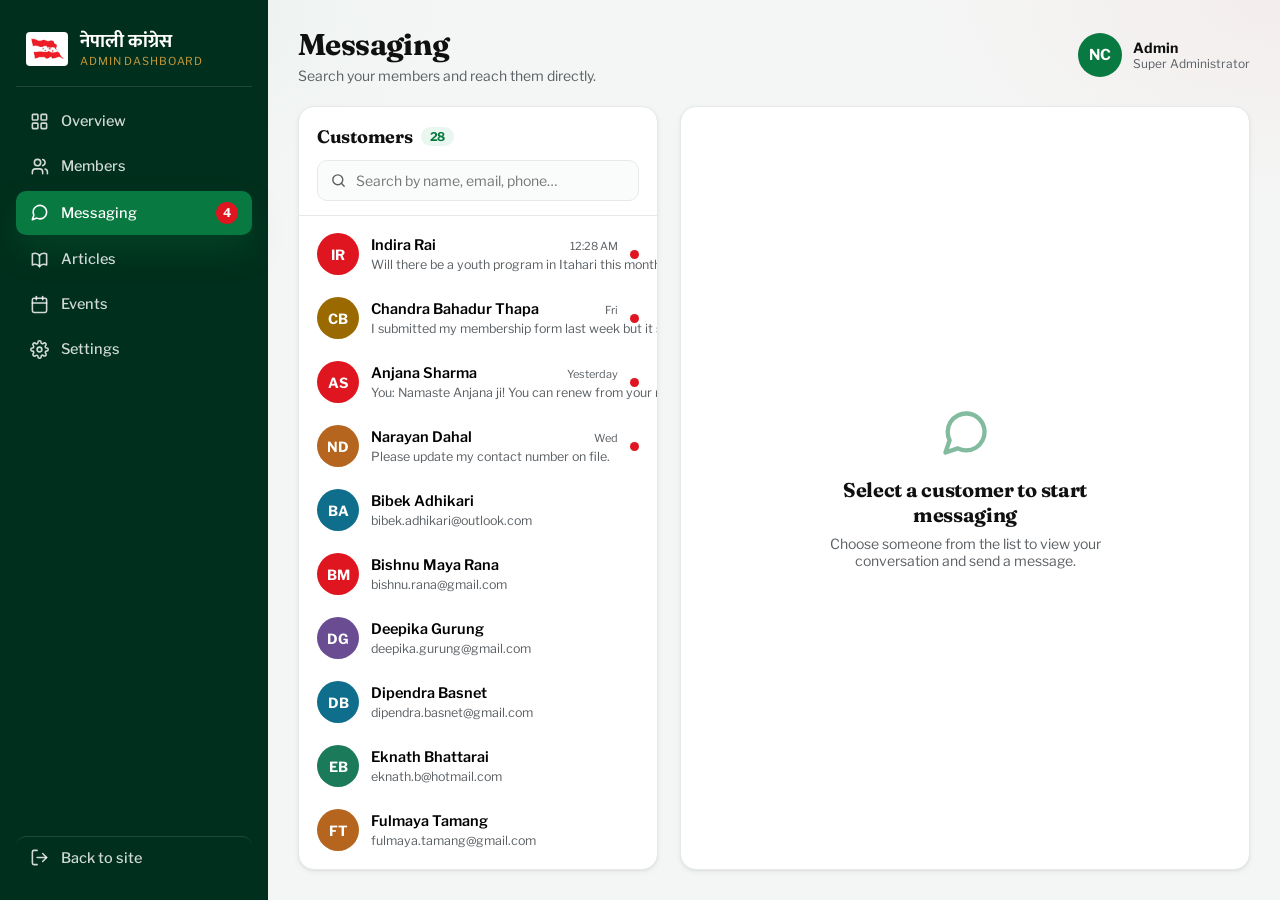
<file: admin.html>
<!doctype html>
<html lang="en">
  <head>
    <meta charset="UTF-8" />
    <meta name="viewport" content="width=device-width, initial-scale=1.0" />
    <title>Admin Dashboard · Nepali Congress</title>
    <link rel="preconnect" href="https://fonts.googleapis.com" />
    <link rel="preconnect" href="https://fonts.gstatic.com" crossorigin />
    <link
      rel="stylesheet"
      href="https://fonts.googleapis.com/css2?family=Fraunces:ital,opsz,wght@0,9..144,400..900;1,9..144,400..600&family=Libre+Franklin:wght@400;500;600;700&family=Mukta:wght@400;500;600;700;800&display=swap"
    />
    <link rel="stylesheet" href="styles.css" />
    <link rel="stylesheet" href="admin.css" />
    <script src="admin.js" defer></script>
  </head>
  <body class="admin-body">
    <!-- Icon sprite -->
    <svg class="svg-sprite" aria-hidden="true" focusable="false">
      <symbol id="icon-search" viewBox="0 0 24 24">
        <circle cx="11" cy="11" r="7"></circle>
        <path d="m20 20-4-4"></path>
      </symbol>
      <symbol id="icon-grid" viewBox="0 0 24 24">
        <rect x="3" y="3" width="7" height="7" rx="1"></rect>
        <rect x="14" y="3" width="7" height="7" rx="1"></rect>
        <rect x="14" y="14" width="7" height="7" rx="1"></rect>
        <rect x="3" y="14" width="7" height="7" rx="1"></rect>
      </symbol>
      <symbol id="icon-users" viewBox="0 0 24 24">
        <path d="M16 21v-2a4 4 0 0 0-4-4H7a4 4 0 0 0-4 4v2"></path>
        <circle cx="9.5" cy="7" r="4"></circle>
        <path d="M22 21v-2a4 4 0 0 0-3-3.87"></path>
        <path d="M16 3.13a4 4 0 0 1 0 7.75"></path>
      </symbol>
      <symbol id="icon-message" viewBox="0 0 24 24">
        <path d="M21 11.5a8.38 8.38 0 0 1-.9 3.8 8.5 8.5 0 0 1-7.6 4.7 8.38 8.38 0 0 1-3.8-.9L3 21l1.9-5.7a8.38 8.38 0 0 1-.9-3.8 8.5 8.5 0 0 1 4.7-7.6 8.38 8.38 0 0 1 3.8-.9h.5a8.48 8.48 0 0 1 8 8v.5z"></path>
      </symbol>
      <symbol id="icon-send" viewBox="0 0 24 24">
        <path d="m22 2-7 20-4-9-9-4Z"></path>
        <path d="M22 2 11 13"></path>
      </symbol>
      <symbol id="icon-book-open" viewBox="0 0 24 24">
        <path d="M12 7v14"></path>
        <path d="M3 5a7 7 0 0 1 9 2 7 7 0 0 1 9-2v14a7 7 0 0 0-9 2 7 7 0 0 0-9-2V5Z"></path>
      </symbol>
      <symbol id="icon-calendar" viewBox="0 0 24 24">
        <path d="M8 2v4"></path><path d="M16 2v4"></path>
        <rect x="3" y="4" width="18" height="18" rx="2"></rect>
        <path d="M3 10h18"></path>
      </symbol>
      <symbol id="icon-settings" viewBox="0 0 24 24">
        <circle cx="12" cy="12" r="3"></circle>
        <path d="M19.4 15a1.65 1.65 0 0 0 .33 1.82l.06.06a2 2 0 1 1-2.83 2.83l-.06-.06a1.65 1.65 0 0 0-1.82-.33 1.65 1.65 0 0 0-1 1.51V21a2 2 0 0 1-4 0v-.09A1.65 1.65 0 0 0 9 19.4a1.65 1.65 0 0 0-1.82.33l-.06.06a2 2 0 1 1-2.83-2.83l.06-.06a1.65 1.65 0 0 0 .33-1.82 1.65 1.65 0 0 0-1.51-1H3a2 2 0 0 1 0-4h.09A1.65 1.65 0 0 0 4.6 9a1.65 1.65 0 0 0-.33-1.82l-.06-.06a2 2 0 1 1 2.83-2.83l.06.06a1.65 1.65 0 0 0 1.82.33H9a1.65 1.65 0 0 0 1-1.51V3a2 2 0 0 1 4 0v.09a1.65 1.65 0 0 0 1 1.51 1.65 1.65 0 0 0 1.82-.33l.06-.06a2 2 0 1 1 2.83 2.83l-.06.06a1.65 1.65 0 0 0-.33 1.82V9a1.65 1.65 0 0 0 1.51 1H21a2 2 0 0 1 0 4h-.09a1.65 1.65 0 0 0-1.51 1z"></path>
      </symbol>
      <symbol id="icon-logout" viewBox="0 0 24 24">
        <path d="M9 21H5a2 2 0 0 1-2-2V5a2 2 0 0 1 2-2h4"></path>
        <path d="m16 17 5-5-5-5"></path><path d="M21 12H9"></path>
      </symbol>
      <symbol id="icon-mail" viewBox="0 0 24 24">
        <rect x="2" y="4" width="20" height="16" rx="2"></rect>
        <path d="m22 7-10 6L2 7"></path>
      </symbol>
      <symbol id="icon-phone" viewBox="0 0 24 24">
        <path d="M22 16.92v3a2 2 0 0 1-2.18 2 19.79 19.79 0 0 1-8.63-3.07 19.5 19.5 0 0 1-6-6 19.79 19.79 0 0 1-3.07-8.67A2 2 0 0 1 4.11 2h3a2 2 0 0 1 2 1.72c.13.96.36 1.9.7 2.81a2 2 0 0 1-.45 2.11L8.09 9.91a16 16 0 0 0 6 6l1.27-1.27a2 2 0 0 1 2.11-.45c.91.34 1.85.57 2.81.7A2 2 0 0 1 22 16.92z"></path>
      </symbol>
      <symbol id="icon-pin" viewBox="0 0 24 24">
        <path d="M20 10c0 6-8 12-8 12s-8-6-8-12a8 8 0 0 1 16 0Z"></path>
        <circle cx="12" cy="10" r="3"></circle>
      </symbol>
    </svg>

    <div class="admin-shell">
      <!-- Sidebar -->
      <aside class="admin-sidebar" aria-label="Admin navigation">
        <a href="index.html" class="admin-brand">
          <img
            src="pics/Nepali-Congress-Flag-browser.jpg"
            alt="Nepali Congress flag"
            class="admin-brand-flag"
          />
          <div>
            <div class="admin-brand-title">नेपाली कांग्रेस</div>
            <div class="admin-brand-sub">Admin Dashboard</div>
          </div>
        </a>

        <nav class="admin-nav">
          <a href="#" class="admin-nav-item">
            <svg class="svg-icon" aria-hidden="true"><use href="#icon-grid"></use></svg>
            <span>Overview</span>
          </a>
          <a href="#" class="admin-nav-item">
            <svg class="svg-icon" aria-hidden="true"><use href="#icon-users"></use></svg>
            <span>Members</span>
          </a>
          <a href="#" class="admin-nav-item active" aria-current="page">
            <svg class="svg-icon" aria-hidden="true"><use href="#icon-message"></use></svg>
            <span>Messaging</span>
            <span class="admin-nav-badge" id="navUnread">0</span>
          </a>
          <a href="#" class="admin-nav-item">
            <svg class="svg-icon" aria-hidden="true"><use href="#icon-book-open"></use></svg>
            <span>Articles</span>
          </a>
          <a href="#" class="admin-nav-item">
            <svg class="svg-icon" aria-hidden="true"><use href="#icon-calendar"></use></svg>
            <span>Events</span>
          </a>
          <a href="#" class="admin-nav-item">
            <svg class="svg-icon" aria-hidden="true"><use href="#icon-settings"></use></svg>
            <span>Settings</span>
          </a>
        </nav>

        <a href="index.html" class="admin-nav-item admin-logout">
          <svg class="svg-icon" aria-hidden="true"><use href="#icon-logout"></use></svg>
          <span>Back to site</span>
        </a>
      </aside>

      <!-- Main -->
      <main class="admin-main">
        <header class="admin-topbar">
          <div>
            <h1 class="admin-page-title">Messaging</h1>
            <p class="admin-page-sub">
              Search your members and reach them directly.
            </p>
          </div>
          <div class="admin-account">
            <div class="admin-avatar">NC</div>
            <div>
              <div class="admin-account-name">Admin</div>
              <div class="admin-account-role">Super Administrator</div>
            </div>
          </div>
        </header>

        <section class="messaging" aria-label="Customer messaging">
          <!-- Customer list -->
          <div class="customer-panel">
            <div class="customer-panel-head">
              <h2>Customers <span class="count-pill" id="customerCount">0</span></h2>
              <div class="customer-search">
                <svg class="svg-icon" aria-hidden="true"><use href="#icon-search"></use></svg>
                <input
                  type="search"
                  id="customerSearch"
                  placeholder="Search by name, email, phone…"
                  aria-label="Search customers"
                  autocomplete="off"
                />
              </div>
            </div>
            <ul class="customer-list" id="customerList" role="listbox" aria-label="Customers">
              <!-- populated by admin.js -->
            </ul>
            <p class="customer-empty" id="customerEmpty" hidden>
              No customers match “<span id="emptyTerm"></span>”.
            </p>
          </div>

          <!-- Conversation -->
          <div class="conversation-panel" id="conversationPanel">
            <div class="conversation-empty" id="conversationEmpty">
              <svg class="svg-icon big" aria-hidden="true"><use href="#icon-message"></use></svg>
              <h3>Select a customer to start messaging</h3>
              <p>Choose someone from the list to view your conversation and send a message.</p>
            </div>

            <div class="conversation" id="conversation" hidden>
              <header class="conversation-head">
                <div class="conversation-peer">
                  <div class="peer-avatar" id="peerAvatar">--</div>
                  <div>
                    <div class="peer-name" id="peerName">—</div>
                    <div class="peer-contact">
                      <span class="peer-contact-item"><svg class="svg-icon sm" aria-hidden="true"><use href="#icon-mail"></use></svg><span id="peerEmail"></span></span>
                      <span class="peer-contact-item"><svg class="svg-icon sm" aria-hidden="true"><use href="#icon-phone"></use></svg><span id="peerPhone"></span></span>
                      <span class="peer-contact-item"><svg class="svg-icon sm" aria-hidden="true"><use href="#icon-pin"></use></svg><span id="peerLocation"></span></span>
                    </div>
                  </div>
                </div>
                <span class="status-badge" id="peerStatus">—</span>
              </header>

              <div class="thread" id="thread" aria-live="polite">
                <!-- messages -->
              </div>

              <form class="composer" id="composer">
                <textarea
                  id="composerInput"
                  rows="1"
                  placeholder="Write a message…"
                  aria-label="Message"
                ></textarea>
                <button type="submit" class="send-btn" aria-label="Send message">
                  <svg class="svg-icon" aria-hidden="true"><use href="#icon-send"></use></svg>
                  <span>Send</span>
                </button>
              </form>
            </div>
          </div>
        </section>
      </main>
    </div>
  </body>
</html>
</file>
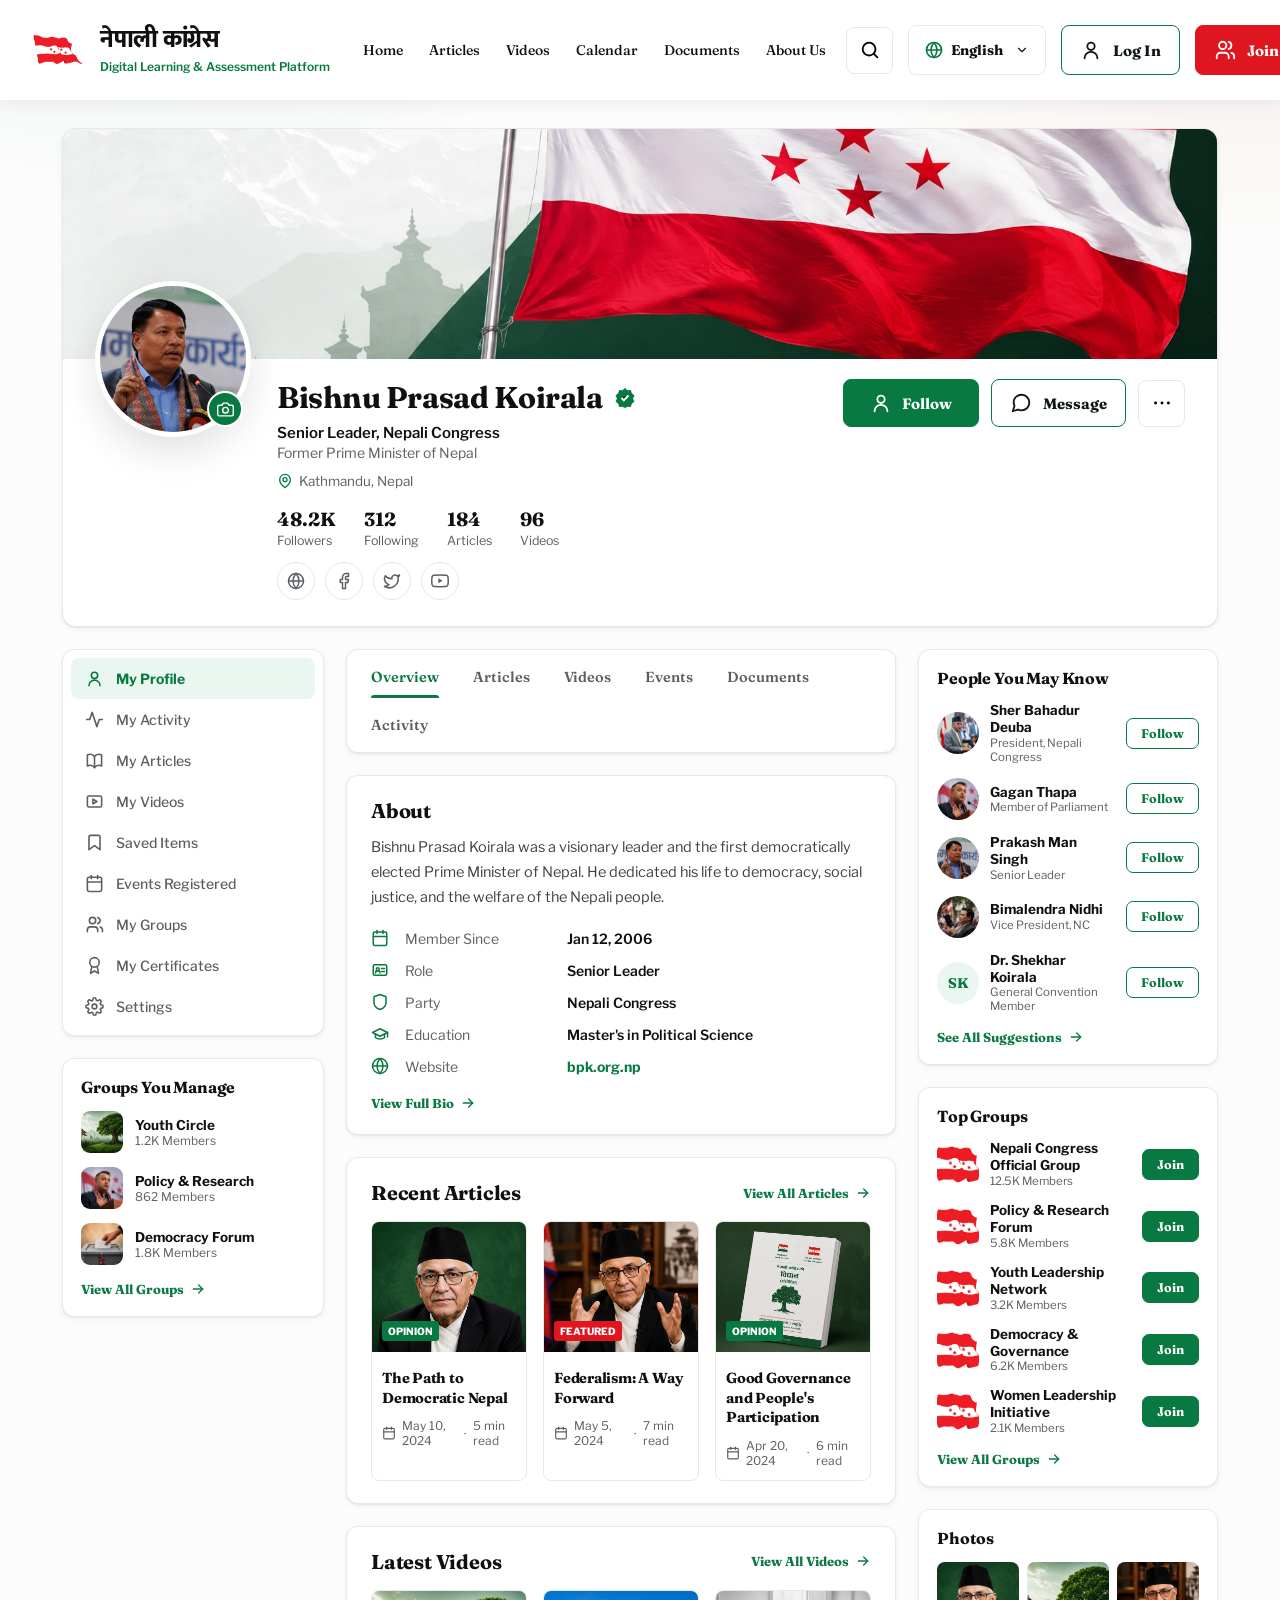
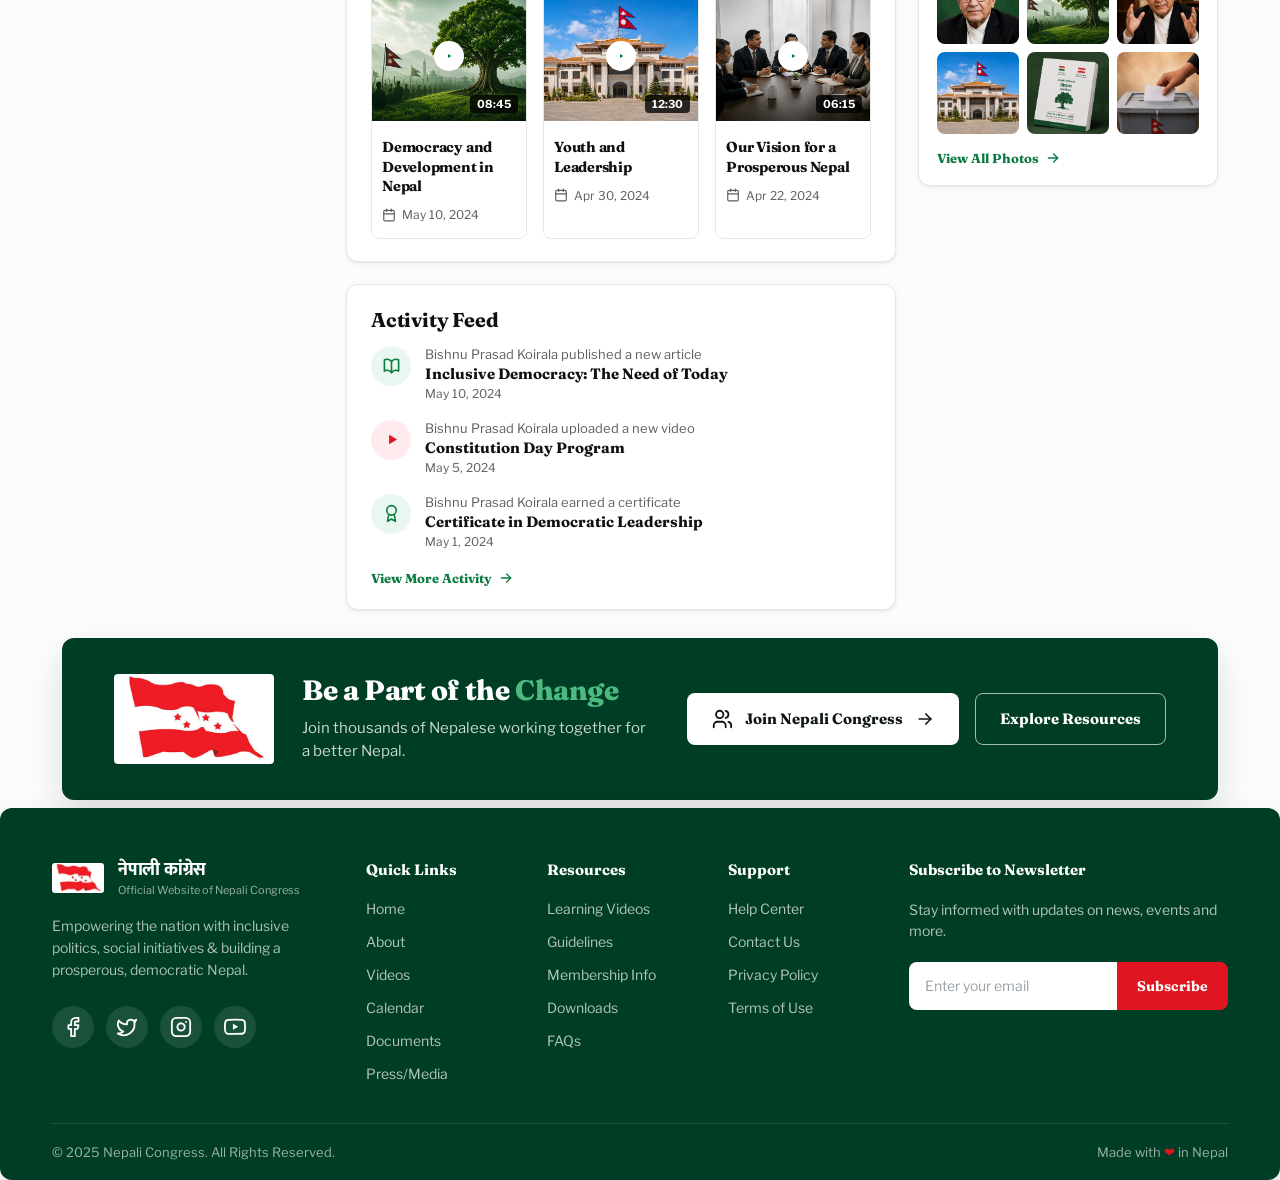
<file: profile.html>
<!doctype html>
<html lang="en">
  <head>
    <meta charset="UTF-8" />
    <meta name="viewport" content="width=device-width, initial-scale=1.0" />
    <title>Bishnu Prasad Koirala · Nepali Congress</title>
    <link rel="preconnect" href="https://fonts.googleapis.com" />
    <link rel="preconnect" href="https://fonts.gstatic.com" crossorigin />
    <link
      rel="stylesheet"
      href="https://fonts.googleapis.com/css2?family=Fraunces:ital,opsz,wght@0,9..144,400..900;1,9..144,400..600&family=Libre+Franklin:wght@400;500;600;700&family=Mukta:wght@400;500;600;700;800&display=swap"
    />
    <link rel="stylesheet" href="styles.css" />
    <link rel="stylesheet" href="profile.css" />
  </head>
  <body>
    <!-- Icon sprite -->
    <svg class="svg-sprite" aria-hidden="true" focusable="false">
      <symbol id="icon-search" viewBox="0 0 24 24">
        <circle cx="11" cy="11" r="7"></circle>
        <path d="m20 20-4-4"></path>
      </symbol>
      <symbol id="icon-globe" viewBox="0 0 24 24">
        <circle cx="12" cy="12" r="10"></circle>
        <line x1="2" y1="12" x2="22" y2="12"></line>
        <path
          d="M12 2a15.3 15.3 0 0 1 4 10 15.3 15.3 0 0 1-4 10 15.3 15.3 0 0 1-4-10 15.3 15.3 0 0 1 4-10z"
        ></path>
      </symbol>
      <symbol id="icon-user" viewBox="0 0 24 24">
        <circle cx="12" cy="8" r="4"></circle>
        <path d="M5 21a7 7 0 0 1 14 0"></path>
      </symbol>
      <symbol id="icon-users" viewBox="0 0 24 24">
        <path d="M16 21v-2a4 4 0 0 0-4-4H7a4 4 0 0 0-4 4v2"></path>
        <circle cx="9.5" cy="7" r="4"></circle>
        <path d="M22 21v-2a4 4 0 0 0-3-3.87"></path>
        <path d="M16 3.13a4 4 0 0 1 0 7.75"></path>
      </symbol>
      <symbol id="icon-book-open" viewBox="0 0 24 24">
        <path d="M12 7v14"></path>
        <path
          d="M3 5a7 7 0 0 1 9 2 7 7 0 0 1 9-2v14a7 7 0 0 0-9 2 7 7 0 0 0-9-2V5Z"
        ></path>
      </symbol>
      <symbol id="icon-play-square" viewBox="0 0 24 24">
        <rect x="3" y="5" width="18" height="14" rx="2"></rect>
        <path d="m10 9 5 3-5 3V9Z"></path>
      </symbol>
      <symbol id="icon-calendar" viewBox="0 0 24 24">
        <path d="M8 2v4"></path>
        <path d="M16 2v4"></path>
        <rect x="3" y="4" width="18" height="18" rx="2"></rect>
        <path d="M3 10h18"></path>
      </symbol>
      <symbol id="icon-graduation-cap" viewBox="0 0 24 24">
        <path d="m22 10-10-5-10 5 10 5 10-5Z"></path>
        <path d="M6 12v5c3 2 9 2 12 0v-5"></path>
        <path d="M22 10v6"></path>
      </symbol>
      <symbol id="icon-arrow-right" viewBox="0 0 24 24">
        <path d="M5 12h14"></path>
        <path d="m13 6 6 6-6 6"></path>
      </symbol>
      <symbol id="icon-chevron-right" viewBox="0 0 24 24">
        <path d="m9 18 6-6-6-6"></path>
      </symbol>
      <symbol id="icon-clock" viewBox="0 0 24 24">
        <circle cx="12" cy="12" r="10"></circle>
        <polyline points="12 6 12 12 16 14"></polyline>
      </symbol>
      <symbol id="icon-play-fill" viewBox="0 0 24 24">
        <path d="m9 6 10 6-10 6V6Z" fill="currentColor" stroke="none"></path>
      </symbol>
      <symbol id="icon-facebook" viewBox="0 0 24 24">
        <path
          d="M18 2h-3a5 5 0 0 0-5 5v3H7v4h3v8h4v-8h3l1-4h-4V7a1 1 0 0 1 1-1h3z"
        ></path>
      </symbol>
      <symbol id="icon-twitter" viewBox="0 0 24 24">
        <path
          d="M22 4s-.7 2.1-2 3.4c1.6 10-9.4 17.3-18 11.6 2.2.1 4.4-.6 6-2C3 15.5.5 9.6 3 5c2.2 2.6 5.6 4.1 9 4-.9-4.2 4-6.6 7-3.8 1.1 0 3-1.2 3-1.2z"
        ></path>
      </symbol>
      <symbol id="icon-instagram" viewBox="0 0 24 24">
        <rect x="2" y="2" width="20" height="20" rx="5" ry="5"></rect>
        <path d="M16 11.37A4 4 0 1 1 12.63 8 4 4 0 0 1 16 11.37z"></path>
        <line x1="17.5" y1="6.5" x2="17.51" y2="6.5"></line>
      </symbol>
      <symbol id="icon-youtube" viewBox="0 0 24 24">
        <path
          d="M22.54 6.42a2.78 2.78 0 0 0-1.95-1.96C18.88 4 12 4 12 4s-6.88 0-8.59.46a2.78 2.78 0 0 0-1.95 1.96A29 29 0 0 0 1 11.75a29 29 0 0 0 .46 5.33A2.78 2.78 0 0 0 3.41 19.1C5.12 19.56 12 19.56 12 19.56s6.88 0 8.59-.46a2.78 2.78 0 0 0 1.95-1.95 29 29 0 0 0 .46-5.25 29 29 0 0 0-.46-5.33z"
        ></path>
        <polygon
          points="9.75 15.02 15.5 11.75 9.75 8.48 9.75 15.02"
          fill="currentColor"
          stroke="none"
        ></polygon>
      </symbol>
      <!-- Profile-specific icons -->
      <symbol id="icon-map-pin" viewBox="0 0 24 24">
        <path d="M20 10c0 6-8 12-8 12s-8-6-8-12a8 8 0 0 1 16 0Z"></path>
        <circle cx="12" cy="10" r="3"></circle>
      </symbol>
      <symbol id="icon-check-badge" viewBox="0 0 24 24">
        <path
          d="M12 2 9.5 4.2 6.2 4l-1 3.2L2.5 9.5 4 12.5 2.5 15.5l2.7 2.3 1 3.2 3.3-.2L12 22l2.5-1.2 3.3.2 1-3.2 2.7-2.3-1.5-3 1.5-3-2.7-2.3-1-3.2-3.3.2Z"
          fill="currentColor"
          stroke="none"
        ></path>
        <path d="m8.5 12 2.3 2.3 4.7-4.8" stroke="#fff" stroke-width="2"></path>
      </symbol>
      <symbol id="icon-message" viewBox="0 0 24 24">
        <path
          d="M21 11.5a8.38 8.38 0 0 1-.9 3.8 8.5 8.5 0 0 1-7.6 4.7 8.38 8.38 0 0 1-3.8-.9L3 21l1.9-5.7a8.38 8.38 0 0 1-.9-3.8 8.5 8.5 0 0 1 4.7-7.6 8.38 8.38 0 0 1 3.8-.9h.5a8.48 8.48 0 0 1 8 8v.5z"
        ></path>
      </symbol>
      <symbol id="icon-more" viewBox="0 0 24 24">
        <circle cx="5" cy="12" r="1.6" fill="currentColor" stroke="none"></circle>
        <circle cx="12" cy="12" r="1.6" fill="currentColor" stroke="none"></circle>
        <circle cx="19" cy="12" r="1.6" fill="currentColor" stroke="none"></circle>
      </symbol>
      <symbol id="icon-camera" viewBox="0 0 24 24">
        <path d="M23 19a2 2 0 0 1-2 2H3a2 2 0 0 1-2-2V8a2 2 0 0 1 2-2h4l2-3h6l2 3h4a2 2 0 0 1 2 2z"></path>
        <circle cx="12" cy="13" r="4"></circle>
      </symbol>
      <symbol id="icon-activity" viewBox="0 0 24 24">
        <polyline points="22 12 18 12 15 21 9 3 6 12 2 12"></polyline>
      </symbol>
      <symbol id="icon-bookmark" viewBox="0 0 24 24">
        <path d="M19 21l-7-5-7 5V5a2 2 0 0 1 2-2h10a2 2 0 0 1 2 2z"></path>
      </symbol>
      <symbol id="icon-award" viewBox="0 0 24 24">
        <circle cx="12" cy="8" r="6"></circle>
        <path d="M8.5 13.5 7 22l5-3 5 3-1.5-8.5"></path>
      </symbol>
      <symbol id="icon-settings" viewBox="0 0 24 24">
        <circle cx="12" cy="12" r="3"></circle>
        <path d="M19.4 15a1.65 1.65 0 0 0 .33 1.82l.06.06a2 2 0 1 1-2.83 2.83l-.06-.06a1.65 1.65 0 0 0-1.82-.33 1.65 1.65 0 0 0-1 1.51V21a2 2 0 0 1-4 0v-.09A1.65 1.65 0 0 0 9 19.4a1.65 1.65 0 0 0-1.82.33l-.06.06a2 2 0 1 1-2.83-2.83l.06-.06a1.65 1.65 0 0 0 .33-1.82 1.65 1.65 0 0 0-1.51-1H3a2 2 0 0 1 0-4h.09A1.65 1.65 0 0 0 4.6 9a1.65 1.65 0 0 0-.33-1.82l-.06-.06a2 2 0 1 1 2.83-2.83l.06.06a1.65 1.65 0 0 0 1.82.33H9a1.65 1.65 0 0 0 1-1.51V3a2 2 0 0 1 4 0v.09a1.65 1.65 0 0 0 1 1.51 1.65 1.65 0 0 0 1.82-.33l.06-.06a2 2 0 1 1 2.83 2.83l-.06.06a1.65 1.65 0 0 0-.33 1.82V9a1.65 1.65 0 0 0 1.51 1H21a2 2 0 0 1 0 4h-.09a1.65 1.65 0 0 0-1.51 1z"></path>
      </symbol>
      <symbol id="icon-shield" viewBox="0 0 24 24">
        <path d="M20 13c0 5-3.5 7.5-8 9-4.5-1.5-8-4-8-9V5l8-3 8 3v8Z"></path>
      </symbol>
      <symbol id="icon-id" viewBox="0 0 24 24">
        <rect x="3" y="5" width="18" height="14" rx="2"></rect>
        <circle cx="9" cy="11" r="2"></circle>
        <path d="M6 16a3 3 0 0 1 6 0"></path>
        <line x1="14" y1="10" x2="18" y2="10"></line>
        <line x1="14" y1="14" x2="18" y2="14"></line>
      </symbol>
    </svg>

    <!-- ============ HEADER (shared) ============ -->
    <header class="site-header">
      <a class="brand" href="index.html" aria-label="Nepali Congress home">
        <img
          class="brand-flag"
          src="pics/Nepali-Congress-Flag-browser.jpg"
          alt="Nepali Congress flag"
          width="900"
          height="506"
          loading="eager"
        />
        <div>
          <div class="brand-title">नेपाली कांग्रेस</div>
          <div class="brand-subtitle">Digital Learning &amp; Assessment Platform</div>
        </div>
      </a>

      <nav class="main-nav" aria-label="Primary navigation">
        <a href="index.html">Home</a>
        <a href="#">Articles</a>
        <a href="#">Videos</a>
        <a href="#">Calendar</a>
        <a href="#">Documents</a>
        <a href="#">About Us</a>
      </nav>

      <div class="header-actions">
        <button class="icon-btn" aria-label="Search">
          <svg class="svg-icon" aria-hidden="true" focusable="false">
            <use href="#icon-search"></use>
          </svg>
        </button>

        <div class="lang-switcher">
          <button
            class="lang-btn"
            aria-expanded="false"
            aria-haspopup="true"
            aria-label="Select Language"
          >
            <svg class="svg-icon lang-icon" aria-hidden="true" focusable="false">
              <use href="#icon-globe"></use>
            </svg>
            <span class="lang-label">English</span>
            <svg class="svg-icon chevron-icon" aria-hidden="true" focusable="false">
              <use href="#icon-chevron-right"></use>
            </svg>
          </button>
        </div>

        <button class="outline-btn">
          <svg class="svg-icon" aria-hidden="true" focusable="false">
            <use href="#icon-user"></use>
          </svg>
          <span>Log In</span>
        </button>
        <button class="primary-btn">
          <svg class="svg-icon" aria-hidden="true" focusable="false">
            <use href="#icon-users"></use>
          </svg>
          <span>Join Now</span>
        </button>
      </div>
    </header>

    <!-- ============ PROFILE ============ -->
    <main class="profile-shell">
      <!-- Banner -->
      <section class="profile-banner">
        <div class="profile-cover">
          <img
            src="pics/hero-browser.webp"
            alt="Mountains and Nepali Congress flag"
            loading="eager"
          />
        </div>

        <div class="profile-header-body">
          <div class="profile-avatar-wrap">
            <!-- Placeholder portrait (no Bishnu Prasad Koirala photo in pics/) -->
            <img
              class="profile-avatar"
              src="pics/prakash.png"
              alt="Bishnu Prasad Koirala"
            />
            <button class="avatar-cam" aria-label="Change photo">
              <svg class="svg-icon" aria-hidden="true" focusable="false">
                <use href="#icon-camera"></use>
              </svg>
            </button>
          </div>

          <div class="profile-identity">
            <h1 class="profile-name">
              Bishnu Prasad Koirala
              <svg class="verified-badge" aria-label="Verified" role="img">
                <use href="#icon-check-badge"></use>
              </svg>
            </h1>
            <p class="profile-role">Senior Leader, Nepali Congress</p>
            <p class="profile-subrole">Former Prime Minister of Nepal</p>

            <p class="profile-location">
              <svg class="svg-icon sm" aria-hidden="true" focusable="false">
                <use href="#icon-map-pin"></use>
              </svg>
              Kathmandu, Nepal
            </p>

            <ul class="profile-stats">
              <li><strong>48.2K</strong><span>Followers</span></li>
              <li><strong>312</strong><span>Following</span></li>
              <li><strong>184</strong><span>Articles</span></li>
              <li><strong>96</strong><span>Videos</span></li>
            </ul>

            <div class="profile-socials">
              <a href="#" aria-label="Website">
                <svg class="svg-icon" aria-hidden="true"><use href="#icon-globe"></use></svg>
              </a>
              <a href="#" aria-label="Facebook">
                <svg class="svg-icon" aria-hidden="true"><use href="#icon-facebook"></use></svg>
              </a>
              <a href="#" aria-label="Twitter">
                <svg class="svg-icon" aria-hidden="true"><use href="#icon-twitter"></use></svg>
              </a>
              <a href="#" aria-label="YouTube">
                <svg class="svg-icon" aria-hidden="true"><use href="#icon-youtube"></use></svg>
              </a>
            </div>
          </div>

          <div class="profile-actions">
            <button class="follow-btn">
              <svg class="svg-icon" aria-hidden="true"><use href="#icon-user"></use></svg>
              <span>Follow</span>
            </button>
            <button class="outline-btn">
              <svg class="svg-icon" aria-hidden="true"><use href="#icon-message"></use></svg>
              <span>Message</span>
            </button>
            <button class="icon-btn ellipsis-btn" aria-label="More options">
              <svg class="svg-icon" aria-hidden="true"><use href="#icon-more"></use></svg>
            </button>
          </div>
        </div>
      </section>

      <!-- 3-column grid -->
      <div class="profile-grid">
        <!-- LEFT SIDEBAR -->
        <aside class="profile-col-left">
          <nav class="profile-menu" aria-label="Profile sections">
            <a class="profile-menu-item active" href="#">
              <svg class="svg-icon" aria-hidden="true"><use href="#icon-user"></use></svg>
              <span>My Profile</span>
            </a>
            <a class="profile-menu-item" href="#">
              <svg class="svg-icon" aria-hidden="true"><use href="#icon-activity"></use></svg>
              <span>My Activity</span>
            </a>
            <a class="profile-menu-item" href="#">
              <svg class="svg-icon" aria-hidden="true"><use href="#icon-book-open"></use></svg>
              <span>My Articles</span>
            </a>
            <a class="profile-menu-item" href="#">
              <svg class="svg-icon" aria-hidden="true"><use href="#icon-play-square"></use></svg>
              <span>My Videos</span>
            </a>
            <a class="profile-menu-item" href="#">
              <svg class="svg-icon" aria-hidden="true"><use href="#icon-bookmark"></use></svg>
              <span>Saved Items</span>
            </a>
            <a class="profile-menu-item" href="#">
              <svg class="svg-icon" aria-hidden="true"><use href="#icon-calendar"></use></svg>
              <span>Events Registered</span>
            </a>
            <a class="profile-menu-item" href="#">
              <svg class="svg-icon" aria-hidden="true"><use href="#icon-users"></use></svg>
              <span>My Groups</span>
            </a>
            <a class="profile-menu-item" href="#">
              <svg class="svg-icon" aria-hidden="true"><use href="#icon-award"></use></svg>
              <span>My Certificates</span>
            </a>
            <a class="profile-menu-item" href="#">
              <svg class="svg-icon" aria-hidden="true"><use href="#icon-settings"></use></svg>
              <span>Settings</span>
            </a>
          </nav>

          <div class="side-card">
            <h3 class="side-card-title">Groups You Manage</h3>
            <ul class="groups-managed">
              <li>
                <img src="pics/videothum1.jpg" alt="" />
                <div>
                  <span class="gm-name">Youth Circle</span>
                  <span class="gm-meta">1.2K Members</span>
                </div>
              </li>
              <li>
                <img src="pics/gaganthapa.jpg" alt="" />
                <div>
                  <span class="gm-name">Policy &amp; Research</span>
                  <span class="gm-meta">862 Members</span>
                </div>
              </li>
              <li>
                <img src="pics/videothum3.jpg" alt="" />
                <div>
                  <span class="gm-name">Democracy Forum</span>
                  <span class="gm-meta">1.8K Members</span>
                </div>
              </li>
            </ul>
            <a class="view-all-link" href="#">
              View All Groups
              <svg class="svg-icon sm" aria-hidden="true"><use href="#icon-arrow-right"></use></svg>
            </a>
          </div>
        </aside>

        <!-- CENTER -->
        <div class="profile-col-center">
          <div class="profile-tabs" role="tablist">
            <button class="profile-tab active" role="tab" aria-selected="true">Overview</button>
            <button class="profile-tab" role="tab" aria-selected="false">Articles</button>
            <button class="profile-tab" role="tab" aria-selected="false">Videos</button>
            <button class="profile-tab" role="tab" aria-selected="false">Events</button>
            <button class="profile-tab" role="tab" aria-selected="false">Documents</button>
            <button class="profile-tab" role="tab" aria-selected="false">Activity</button>
          </div>

          <!-- About -->
          <section class="panel about-panel">
            <h2 class="panel-title">About</h2>
            <p class="about-text">
              Bishnu Prasad Koirala was a visionary leader and the first
              democratically elected Prime Minister of Nepal. He dedicated his
              life to democracy, social justice, and the welfare of the Nepali
              people.
            </p>
            <dl class="about-meta">
              <div class="meta-row">
                <svg class="svg-icon sm" aria-hidden="true"><use href="#icon-calendar"></use></svg>
                <dt>Member Since</dt>
                <dd>Jan 12, 2006</dd>
              </div>
              <div class="meta-row">
                <svg class="svg-icon sm" aria-hidden="true"><use href="#icon-id"></use></svg>
                <dt>Role</dt>
                <dd>Senior Leader</dd>
              </div>
              <div class="meta-row">
                <svg class="svg-icon sm" aria-hidden="true"><use href="#icon-shield"></use></svg>
                <dt>Party</dt>
                <dd>Nepali Congress</dd>
              </div>
              <div class="meta-row">
                <svg class="svg-icon sm" aria-hidden="true"><use href="#icon-graduation-cap"></use></svg>
                <dt>Education</dt>
                <dd>Master's in Political Science</dd>
              </div>
              <div class="meta-row">
                <svg class="svg-icon sm" aria-hidden="true"><use href="#icon-globe"></use></svg>
                <dt>Website</dt>
                <dd><a href="#" class="meta-link">bpk.org.np</a></dd>
              </div>
            </dl>
            <a class="view-all-link" href="#">
              View Full Bio
              <svg class="svg-icon sm" aria-hidden="true"><use href="#icon-arrow-right"></use></svg>
            </a>
          </section>

          <!-- Recent Articles -->
          <section class="panel">
            <div class="panel-head">
              <h2 class="panel-title">Recent Articles</h2>
              <a class="view-all-link" href="#">
                View All Articles
                <svg class="svg-icon sm" aria-hidden="true"><use href="#icon-arrow-right"></use></svg>
              </a>
            </div>
            <div class="card-row">
              <article class="content-card">
                <div class="card-image">
                  <img src="pics/1stthumnai-browser.jpg" alt="" />
                  <span class="badge green-badge">OPINION</span>
                </div>
                <div class="card-body">
                  <h3>The Path to Democratic Nepal</h3>
                  <time>
                    <svg class="svg-icon small-icon" aria-hidden="true"><use href="#icon-calendar"></use></svg>
                    May 10, 2024
                    <span class="dot">·</span> 5 min read
                  </time>
                </div>
              </article>
              <article class="content-card">
                <div class="card-image">
                  <img src="pics/third-webp.webp" alt="" />
                  <span class="badge red-badge">FEATURED</span>
                </div>
                <div class="card-body">
                  <h3>Federalism: A Way Forward</h3>
                  <time>
                    <svg class="svg-icon small-icon" aria-hidden="true"><use href="#icon-calendar"></use></svg>
                    May 5, 2024
                    <span class="dot">·</span> 7 min read
                  </time>
                </div>
              </article>
              <article class="content-card">
                <div class="card-image">
                  <img src="pics/forththum-webp.webp" alt="" />
                  <span class="badge green-badge">OPINION</span>
                </div>
                <div class="card-body">
                  <h3>Good Governance and People's Participation</h3>
                  <time>
                    <svg class="svg-icon small-icon" aria-hidden="true"><use href="#icon-calendar"></use></svg>
                    Apr 20, 2024
                    <span class="dot">·</span> 6 min read
                  </time>
                </div>
              </article>
            </div>
          </section>

          <!-- Latest Videos -->
          <section class="panel">
            <div class="panel-head">
              <h2 class="panel-title">Latest Videos</h2>
              <a class="view-all-link" href="#">
                View All Videos
                <svg class="svg-icon sm" aria-hidden="true"><use href="#icon-arrow-right"></use></svg>
              </a>
            </div>
            <div class="card-row">
              <article class="content-card video-card">
                <div class="card-image">
                  <img src="pics/videothum1.jpg" alt="" />
                  <span class="video-duration">08:45</span>
                  <span class="play-overlay">
                    <svg class="svg-icon" aria-hidden="true"><use href="#icon-play-fill"></use></svg>
                  </span>
                </div>
                <div class="card-body">
                  <h3>Democracy and Development in Nepal</h3>
                  <time>
                    <svg class="svg-icon small-icon" aria-hidden="true"><use href="#icon-calendar"></use></svg>
                    May 10, 2024
                  </time>
                </div>
              </article>
              <article class="content-card video-card">
                <div class="card-image">
                  <img src="pics/videothum2.jpg" alt="" />
                  <span class="video-duration">12:30</span>
                  <span class="play-overlay">
                    <svg class="svg-icon" aria-hidden="true"><use href="#icon-play-fill"></use></svg>
                  </span>
                </div>
                <div class="card-body">
                  <h3>Youth and Leadership</h3>
                  <time>
                    <svg class="svg-icon small-icon" aria-hidden="true"><use href="#icon-calendar"></use></svg>
                    Apr 30, 2024
                  </time>
                </div>
              </article>
              <article class="content-card video-card">
                <div class="card-image">
                  <img src="pics/videothum4.jpg" alt="" />
                  <span class="video-duration">06:15</span>
                  <span class="play-overlay">
                    <svg class="svg-icon" aria-hidden="true"><use href="#icon-play-fill"></use></svg>
                  </span>
                </div>
                <div class="card-body">
                  <h3>Our Vision for a Prosperous Nepal</h3>
                  <time>
                    <svg class="svg-icon small-icon" aria-hidden="true"><use href="#icon-calendar"></use></svg>
                    Apr 22, 2024
                  </time>
                </div>
              </article>
            </div>
          </section>

          <!-- Activity Feed -->
          <section class="panel">
            <h2 class="panel-title">Activity Feed</h2>
            <ul class="activity-feed">
              <li class="activity-row">
                <span class="activity-avatar">
                  <svg class="svg-icon" aria-hidden="true"><use href="#icon-book-open"></use></svg>
                </span>
                <div class="activity-body">
                  <p class="activity-meta">Bishnu Prasad Koirala published a new article</p>
                  <p class="activity-title">Inclusive Democracy: The Need of Today</p>
                  <time class="activity-date">May 10, 2024</time>
                </div>
              </li>
              <li class="activity-row">
                <span class="activity-avatar red">
                  <svg class="svg-icon" aria-hidden="true"><use href="#icon-play-fill"></use></svg>
                </span>
                <div class="activity-body">
                  <p class="activity-meta">Bishnu Prasad Koirala uploaded a new video</p>
                  <p class="activity-title">Constitution Day Program</p>
                  <time class="activity-date">May 5, 2024</time>
                </div>
              </li>
              <li class="activity-row">
                <span class="activity-avatar">
                  <svg class="svg-icon" aria-hidden="true"><use href="#icon-award"></use></svg>
                </span>
                <div class="activity-body">
                  <p class="activity-meta">Bishnu Prasad Koirala earned a certificate</p>
                  <p class="activity-title">Certificate in Democratic Leadership</p>
                  <time class="activity-date">May 1, 2024</time>
                </div>
              </li>
            </ul>
            <a class="view-all-link" href="#">
              View More Activity
              <svg class="svg-icon sm" aria-hidden="true"><use href="#icon-arrow-right"></use></svg>
            </a>
          </section>
        </div>

        <!-- RIGHT RAIL -->
        <aside class="profile-col-right">
          <div class="side-card">
            <h3 class="side-card-title">People You May Know</h3>
            <ul class="people-list">
              <li class="person-row">
                <img src="pics/sere.jpg" alt="" />
                <div class="person-info">
                  <span class="person-name">Sher Bahadur Deuba</span>
                  <span class="person-role">President, Nepali Congress</span>
                </div>
                <button class="mini-follow-btn">Follow</button>
              </li>
              <li class="person-row">
                <img src="pics/gaganthapa.jpg" alt="" />
                <div class="person-info">
                  <span class="person-name">Gagan Thapa</span>
                  <span class="person-role">Member of Parliament</span>
                </div>
                <button class="mini-follow-btn">Follow</button>
              </li>
              <li class="person-row">
                <img src="pics/prakash.png" alt="" />
                <div class="person-info">
                  <span class="person-name">Prakash Man Singh</span>
                  <span class="person-role">Senior Leader</span>
                </div>
                <button class="mini-follow-btn">Follow</button>
              </li>
              <li class="person-row">
                <img src="pics/bimalendra.png" alt="" />
                <div class="person-info">
                  <span class="person-name">Bimalendra Nidhi</span>
                  <span class="person-role">Vice President, NC</span>
                </div>
                <button class="mini-follow-btn">Follow</button>
              </li>
              <li class="person-row">
                <span class="person-avatar-fallback">SK</span>
                <div class="person-info">
                  <span class="person-name">Dr. Shekhar Koirala</span>
                  <span class="person-role">General Convention Member</span>
                </div>
                <button class="mini-follow-btn">Follow</button>
              </li>
            </ul>
            <a class="view-all-link" href="#">
              See All Suggestions
              <svg class="svg-icon sm" aria-hidden="true"><use href="#icon-arrow-right"></use></svg>
            </a>
          </div>

          <div class="side-card">
            <h3 class="side-card-title">Top Groups</h3>
            <ul class="top-groups">
              <li class="group-row">
                <img class="group-flag" src="pics/Nepali-Congress-Flag-browser.jpg" alt="" />
                <div class="group-info">
                  <span class="group-name">Nepali Congress Official Group</span>
                  <span class="group-meta">12.5K Members</span>
                </div>
                <button class="mini-join-btn">Join</button>
              </li>
              <li class="group-row">
                <img class="group-flag" src="pics/Nepali-Congress-Flag-browser.jpg" alt="" />
                <div class="group-info">
                  <span class="group-name">Policy &amp; Research Forum</span>
                  <span class="group-meta">5.8K Members</span>
                </div>
                <button class="mini-join-btn">Join</button>
              </li>
              <li class="group-row">
                <img class="group-flag" src="pics/Nepali-Congress-Flag-browser.jpg" alt="" />
                <div class="group-info">
                  <span class="group-name">Youth Leadership Network</span>
                  <span class="group-meta">3.2K Members</span>
                </div>
                <button class="mini-join-btn">Join</button>
              </li>
              <li class="group-row">
                <img class="group-flag" src="pics/Nepali-Congress-Flag-browser.jpg" alt="" />
                <div class="group-info">
                  <span class="group-name">Democracy &amp; Governance</span>
                  <span class="group-meta">6.2K Members</span>
                </div>
                <button class="mini-join-btn">Join</button>
              </li>
              <li class="group-row">
                <img class="group-flag" src="pics/Nepali-Congress-Flag-browser.jpg" alt="" />
                <div class="group-info">
                  <span class="group-name">Women Leadership Initiative</span>
                  <span class="group-meta">2.1K Members</span>
                </div>
                <button class="mini-join-btn">Join</button>
              </li>
            </ul>
            <a class="view-all-link" href="#">
              View All Groups
              <svg class="svg-icon sm" aria-hidden="true"><use href="#icon-arrow-right"></use></svg>
            </a>
          </div>

          <div class="side-card">
            <h3 class="side-card-title">Photos</h3>
            <div class="photo-grid">
              <img src="pics/1stthumnai-browser.jpg" alt="" />
              <img src="pics/videothum1.jpg" alt="" />
              <img src="pics/third-webp.webp" alt="" />
              <img src="pics/videothum2.jpg" alt="" />
              <img src="pics/forththum-webp.webp" alt="" />
              <img src="pics/videothum3.jpg" alt="" />
            </div>
            <a class="view-all-link" href="#">
              View All Photos
              <svg class="svg-icon sm" aria-hidden="true"><use href="#icon-arrow-right"></use></svg>
            </a>
          </div>
        </aside>
      </div>

      <!-- CTA band (shared style) -->
      <section class="cta-banner">
        <div class="cta-left">
          <img
            class="cta-flag"
            src="pics/Nepali-Congress-Flag-browser.jpg"
            alt="Nepali Congress flag"
          />
          <div class="cta-copy">
            <h2>Be a Part of the <span class="cta-accent">Change</span></h2>
            <p>Join thousands of Nepalese working together for a better Nepal.</p>
          </div>
        </div>
        <div class="cta-actions">
          <a href="#" class="cta-primary-btn">
            <svg class="svg-icon" aria-hidden="true" focusable="false">
              <use href="#icon-users"></use>
            </svg>
            <span>Join Nepali Congress</span>
            <svg class="svg-icon arrow-icon" aria-hidden="true" focusable="false">
              <use href="#icon-arrow-right"></use>
            </svg>
          </a>
          <a href="#" class="cta-outline-btn">Explore Resources</a>
        </div>
      </section>
    </main>

    <!-- ============ FOOTER (shared) ============ -->
    <footer class="site-footer">
      <div class="footer-grid">
        <div class="footer-brand">
          <a href="index.html" class="footer-logo">
            <img
              src="pics/Nepali-Congress-Flag-browser.jpg"
              alt="Nepali Congress flag"
              class="footer-flag"
            />
            <div>
              <div class="footer-brand-title">नेपाली कांग्रेस</div>
              <div class="footer-brand-subtitle">Official Website of Nepali Congress</div>
            </div>
          </a>
          <p class="footer-desc">
            Empowering the nation with inclusive politics, social initiatives
            &amp; building a prosperous, democratic Nepal.
          </p>
          <div class="social-icons">
            <a href="#" class="social-btn" aria-label="Facebook">
              <svg class="svg-icon" aria-hidden="true" focusable="false"><use href="#icon-facebook"></use></svg>
            </a>
            <a href="#" class="social-btn" aria-label="Twitter">
              <svg class="svg-icon" aria-hidden="true" focusable="false"><use href="#icon-twitter"></use></svg>
            </a>
            <a href="#" class="social-btn" aria-label="Instagram">
              <svg class="svg-icon" aria-hidden="true" focusable="false"><use href="#icon-instagram"></use></svg>
            </a>
            <a href="#" class="social-btn" aria-label="YouTube">
              <svg class="svg-icon" aria-hidden="true" focusable="false"><use href="#icon-youtube"></use></svg>
            </a>
          </div>
        </div>

        <nav class="footer-nav" aria-label="Quick links">
          <h4>Quick Links</h4>
          <ul>
            <li><a href="index.html">Home</a></li>
            <li><a href="#">About</a></li>
            <li><a href="#">Videos</a></li>
            <li><a href="#">Calendar</a></li>
            <li><a href="#">Documents</a></li>
            <li><a href="#">Press/Media</a></li>
          </ul>
        </nav>

        <nav class="footer-nav" aria-label="Resources">
          <h4>Resources</h4>
          <ul>
            <li><a href="#">Learning Videos</a></li>
            <li><a href="#">Guidelines</a></li>
            <li><a href="#">Membership Info</a></li>
            <li><a href="#">Downloads</a></li>
            <li><a href="#">FAQs</a></li>
          </ul>
        </nav>

        <nav class="footer-nav" aria-label="Support">
          <h4>Support</h4>
          <ul>
            <li><a href="#">Help Center</a></li>
            <li><a href="#">Contact Us</a></li>
            <li><a href="#">Privacy Policy</a></li>
            <li><a href="#">Terms of Use</a></li>
          </ul>
        </nav>

        <div class="footer-newsletter">
          <h4>Subscribe to Newsletter</h4>
          <p>Stay informed with updates on news, events and more.</p>
          <form class="newsletter-form" onsubmit="return false;">
            <input type="email" placeholder="Enter your email" aria-label="Email address" />
            <button type="submit">Subscribe</button>
          </form>
        </div>
      </div>

      <div class="footer-bottom">
        <span>© 2025 Nepali Congress. All Rights Reserved.</span>
        <span>Made with <span class="heart">❤</span> in Nepal</span>
      </div>
    </footer>
  </body>
</html>
</file>
<file: styles.css>
:root {
  --green: #087940;
  --green-dark: #003d22;
  --green-deep: #002f1d;
  --red: #df151f;
  --gold: #c79a3a;
  --text: #101010;
  --muted: #5a5f63;
  --line: #e6e9e7;
  --surface: #ffffff;
  --soft-green: #eaf7f0;
  --soft-red: #fdebed;

  /* Layered, directional shadows for real depth */
  --shadow-sm: 0 1px 2px rgba(12, 26, 20, 0.06), 0 2px 6px rgba(12, 26, 20, 0.05);
  --shadow: 0 16px 36px rgba(12, 26, 20, 0.12);
  --shadow-lg: 0 8px 16px rgba(12, 26, 20, 0.08),
    0 28px 56px rgba(12, 26, 20, 0.16);
  --shadow-green: 0 16px 32px rgba(8, 121, 64, 0.22);
  --shadow-red: 0 16px 32px rgba(223, 21, 31, 0.22);

  /* Editorial display serif + humanist body; Mukta carries Devanagari glyphs */
  --font-display: "Fraunces", "Mukta", Georgia, "Times New Roman", serif;
  --font-body: "Libre Franklin", "Mukta", system-ui, sans-serif;

  --ease-out: cubic-bezier(0.16, 1, 0.3, 1);
  --ease-spring: cubic-bezier(0.34, 1.56, 0.64, 1);
}

* {
  box-sizing: border-box;
}

body {
  margin: 0;
  font-family: var(--font-body);
  font-optical-sizing: auto;
  color: var(--text);
  text-rendering: optimizeLegibility;
  -webkit-font-smoothing: antialiased;
  /* Soft civic atmosphere: paper-warm base with faint green/red light pooling at the top */
  background-color: #fbfcfb;
  background-image: radial-gradient(
      62vw 48vh at 12% -8%,
      rgba(8, 121, 64, 0.07),
      transparent 60%
    ),
    radial-gradient(
      52vw 42vh at 96% 2%,
      rgba(223, 21, 31, 0.055),
      transparent 58%
    );
  background-repeat: no-repeat;
  background-attachment: fixed;
}

/* Headings adopt the editorial serif with optical sizing + refined tracking */
h1,
h2,
h3,
.brand-title,
.footer-brand-title {
  font-family: var(--font-display);
  font-optical-sizing: auto;
  letter-spacing: -0.015em;
}

a {
  color: inherit;
  text-decoration: none;
}

button {
  font: inherit;
}

.site-header {
  position: sticky;
  top: 0;
  z-index: 10;
  display: flex;
  align-items: center;
  justify-content: space-between;
  gap: 28px;
  height: 100px;
  padding: 0 42px;
  background: rgba(255, 255, 255, 0.96);
  box-shadow: 0 2px 16px rgba(15, 23, 42, 0.08);
}

.brand {
  display: flex;
  align-items: center;
  gap: 14px;
  min-width: 315px;
}

.brand-flag {
  width: 58px;
  height: 46px;
  display: block;
  flex: 0 0 auto;
  object-fit: contain;
  object-position: left center;
}

.brand-title {
  font-family: var(--font-display);
  font-size: 25px;
  font-weight: 800;
  line-height: 1;
}

.brand-subtitle {
  margin-top: 8px;
  color: var(--green);
  font-size: 12px;
  font-weight: 600;
  letter-spacing: 0;
}

.main-nav {
  display: flex;
  align-items: center;
  justify-content: center;
  gap: 38px;
  flex: 1;
}

.main-nav a {
  position: relative;
  font-family: var(--font-display);
  padding: 39px 0;
  font-size: 14px;
  font-weight: 500;
  white-space: nowrap;
}

.main-nav a.active {
  font-weight: 700;
}

.main-nav a.active::after {
  content: "";
  position: absolute;
  left: 0;
  right: 0;
  bottom: 19px;
  height: 3px;
  border-radius: 999px;
  background: var(--green);
}

.header-actions {
  display: flex;
  align-items: center;
  gap: 15px;
}

.icon-btn,
.outline-btn,
.primary-btn {
  display: inline-flex;
  align-items: center;
  justify-content: center;
  border-radius: 8px;
  cursor: pointer;
}

.icon-btn {
  width: 47px;
  height: 47px;
  border: 1px solid var(--line);
  background: #fff;
}

.outline-btn,
.primary-btn {
  font-family: var(--font-display);
  min-height: 50px;
  gap: 11px;
  padding: 0 23px;
  font-size: 15px;
  font-weight: 700;
  white-space: nowrap;
}

.outline-btn {
  border: 1px solid var(--green);
  color: #0e1713;
  background: #fff;
}

.primary-btn {
  border: 1px solid var(--red);
  color: #fff;
  background: var(--red);
}

.svg-sprite {
  position: absolute;
  width: 0;
  height: 0;
  overflow: hidden;
}

.svg-icon {
  display: inline-block;
  flex: 0 0 auto;
  width: 22px;
  height: 22px;
  color: currentColor;
  fill: none;
  stroke: currentColor;
  stroke-width: 2;
  stroke-linecap: round;
  stroke-linejoin: round;
}

.sparkle-icon {
  width: 16px;
  height: 16px;
}

.arrow-icon,
.chevron-icon {
  width: 20px;
  height: 20px;
}

.small-icon {
  width: 14px;
  height: 14px;
}

.play-fill-icon {
  width: 22px;
  height: 22px;
  fill: currentColor;
  stroke: none;
}

.hero {
  position: relative;
  display: grid;
  grid-template-columns: minmax(610px, 43%) 1fr;
  overflow: hidden;
  background: linear-gradient(90deg, #fbfcfb 0%, #f1f6f3 47%, #e4eee8 100%);
}

.hero-copy {
  position: relative;
  z-index: 2;
  padding: 50px 0 4px 100px;
}

.eyebrow {
  display: inline-flex;
  align-items: center;
  gap: 8px;
  height: 33px;
  padding: 0 15px;
  border: 1px solid rgba(8, 121, 64, 0.45);
  border-radius: 999px;
  color: var(--green);
  background: rgba(255, 255, 255, 0.74);
  font-size: 13px;
  font-weight: 800;
  letter-spacing: 0;
}

.spark {
  font-size: 15px;
}

.hero h1 {
  margin: 23px 0 0;
  font-family: var(--font-display);
  font-size: clamp(46px, 4vw, 60px);
  line-height: 1.12;
  letter-spacing: 0;
}

.hero h1 span,
.hero h1 strong {
  display: block;
}

.hero h1 strong {
  color: var(--green);
  font-weight: 800;
}

.red-mark {
  width: 53px;
  height: 4px;
  margin-top: 18px;
  background: var(--red);
  border-radius: 999px;
}

.hero-copy p {
  max-width: 520px;
  margin: 17px 0 28px;
  font-size: 16px;
  line-height: 1.56;
  color: #20262a;
}

.hero-actions {
  display: flex;
  flex-wrap: wrap;
  gap: 20px;
  align-items: center;
}

.primary-link,
.secondary-link,
.dark-link {
  display: inline-flex;
  align-items: center;
  justify-content: center;
  min-height: 51px;
  border-radius: 7px;
  font-size: 15px;
  font-weight: 800;
  font-family: var(--font-display);
}

.primary-link {
  gap: 20px;
  padding: 0 25px;
  color: #fff;
  background: var(--green);
}

.secondary-link {
  gap: 11px;
  padding: 0 21px;
  color: #161616;
  border: 1px solid #d9242d;
  background: rgba(255, 255, 255, 0.58);
}

.verify-link {
  display: inline-flex;
  align-items: center;
  gap: 12px;
  margin-top: 24px;
  color: #17221c;
  font-size: 14px;
  font-weight: 500;
}

.verify-link .shield-check-icon {
  color: var(--green-dark);
}

.chevron-icon {
  margin-left: 18px;
}

.hero-art {
  position: relative;
  max-height: 450px;
  min-width: 0;
  display: flex;
  align-items: stretch;
  justify-content: flex-end;
  overflow: hidden;
}

.hero-art::after {
  content: "";
  position: absolute;
  bottom: 0;
  left: 0;
  right: 0;
  height: 100px;
  background: linear-gradient(to bottom, transparent 0%, rgba(0, 30, 16, 0.72) 100%);
  z-index: 1;
  pointer-events: none;
}

.hero-image {
  width: 100%;
  height: 100%;
  display: block;
  object-fit: cover;
  object-position: center top;
  filter: drop-shadow(0 18px 28px rgba(0, 0, 0, 0.12));
}

.stats {
  position: relative;
  z-index: 4;
  display: grid;
  grid-template-columns: 1fr auto 1fr auto 1fr auto 1fr;
  align-items: center;
  gap: 34px;
  max-width: calc(100% - 110px);
  min-height: 113px;
  margin: 0 auto 0;
  padding: 24px 45px;
  color: #fff;
  border-radius: 10px;
  background: #003d25;
  box-shadow: var(--shadow);
}

.stat-item {
  display: flex;
  align-items: center;
  justify-content: center;
  gap: 23px;
}

.stat-icon {
  display: grid;
  place-items: center;
  width: 66px;
  height: 66px;
  border-radius: 50%;
  color: #fff;
}

.stat-icon.green {
  background: #0a944e;
}

.stat-icon.red {
  background: #dd171f;
}

.stat-item strong {
  display: block;
  font-size: 27px;
  line-height: 1;
}

.stat-item div span {
  display: block;
  margin-top: 9px;
  font-size: 14px;
  color: rgba(255, 255, 255, 0.9);
}

.stat-divider {
  width: 1px;
  height: 36px;
  background: rgba(255, 255, 255, 0.17);
}

.featured-section {
  position: relative;
  display: grid;
  grid-template-columns: 330px minmax(0, 1fr);
  gap: 42px;
  padding: 26px 75px 12px;
}

.section-kicker {
  display: inline-block;
  margin-top: 18px;
  color: var(--red);
  font-size: 13px;
  font-weight: 800;
}

.section-intro h2 {
  margin: 12px 0 13px;
  font-family: var(--font-display);
  font-size: 30px;
  line-height: 1.18;
}

.section-intro h2 strong {
  color: var(--green);
}

.section-intro p {
  max-width: 285px;
  margin: 0 0 24px;
  color: #4c5155;
  font-size: 14px;
  line-height: 1.55;
}

.dark-link {
  gap: 12px;
  width: 154px;
  color: #fff;
  background: #111;
  font-size: 13px;
}

.content-row {
  display: grid;
  grid-template-columns: repeat(4, minmax(0, 1fr));
  gap: 20px;
}

.content-card {
  position: relative;
  min-width: 0;
  overflow: hidden;
  border: 1px solid var(--line);
  border-radius: 8px;
  background: #fff;
}

.card-image {
  position: relative;
  display: grid;
  place-items: center;
  height: 110px;
  color: rgba(255, 255, 255, 0.72);
  font-size: 13px;
  font-weight: 800;
  overflow: hidden;
}

.card-image img {
  width: 100%;
  height: 100%;
  display: block;
  object-fit: cover;
}

.card-photo img {
  object-position: center 12%;
}

.green-tint {
  background: linear-gradient(135deg, #0a3e27, #718073);
}

.red-tint {
  background:
    repeating-linear-gradient(20deg, rgba(255,255,255,0.18) 0 18px, transparent 19px 45px),
    linear-gradient(135deg, #9c111b, #e6e6e1);
}

.dark-tint {
  background: linear-gradient(135deg, #39251c, #95725f);
}

.document-tint {
  background: linear-gradient(135deg, #0d5732, #f5f5ed);
}

.badge {
  position: absolute;
  top: 99px;
  left: 10px;
  display: inline-flex;
  align-items: center;
  height: 20px;
  padding: 0 6px;
  color: #fff;
  border-radius: 3px;
  font-size: 10px;
  font-weight: 800;
}

.green-badge {
  background: var(--green);
}

.red-badge {
  background: var(--red);
}

.card-body {
  padding: 17px 10px 12px;
}

.card-body h3 {
  min-height: 52px;
  margin: 0 0 12px;
  font-family: var(--font-display);
  font-size: 15px;
  line-height: 1.35;
}

.card-body time {
  display: inline-flex;
  align-items: center;
  gap: 7px;
  color: #676b6e;
  font-size: 12px;
}

.play-button {
  position: absolute;
  left: 50%;
  top: 50%;
  display: grid;
  place-items: center;
  width: 48px;
  height: 48px;
  border: 0;
  border-radius: 50%;
  color: var(--red);
  background: #fff;
  transform: translate(-50%, -50%);
}

.duration {
  position: absolute;
  right: 9px;
  bottom: 9px;
  padding: 3px 5px;
  border-radius: 3px;
  color: #fff;
  background: rgba(0, 0, 0, 0.62);
  font-size: 12px;
  font-weight: 700;
}

.carousel-controls {
  position: absolute;
  right: 23px;
  top: 78px;
  display: grid;
  gap: 16px;
}

.carousel-btn {
  display: grid;
  place-items: center;
  width: 42px;
  height: 42px;
  border: 1px solid var(--line);
  border-radius: 50%;
  font-size: 28px;
  line-height: 1;
  cursor: pointer;
  background: #fff;
}

.carousel-btn.next {
  color: #fff;
  background: var(--red);
  border-color: var(--red);
}

.quick-actions {
  display: grid;
  grid-template-columns: repeat(4, minmax(0, 1fr));
  max-width: calc(100% - 150px);
  margin: 0 auto 34px;
  border: 1px solid var(--line);
  border-radius: 10px;
  background: #fff;
  box-shadow: 0 10px 24px rgba(15, 23, 42, 0.04);
}

.quick-action {
  display: grid;
  grid-template-columns: 64px 1fr 34px;
  align-items: center;
  gap: 20px;
  min-height: 98px;
  padding: 18px 24px;
  border-right: 1px solid var(--line);
}

.quick-action:last-child {
  border-right: 0;
}

.quick-icon {
  display: grid;
  place-items: center;
  width: 60px;
  height: 60px;
  border-radius: 50%;
}

.green-soft {
  color: var(--green);
  background: var(--soft-green);
}

.red-soft {
  color: var(--red);
  background: var(--soft-red);
}

.quick-action strong,
.quick-action div > span {
  display: block;
}

.quick-action strong {
  margin-bottom: 7px;
  font-family: var(--font-display);
  font-size: 14px;
}

.quick-action div > span {
  color: #4f5558;
  font-size: 12px;
  line-height: 1.45;
}

.quick-arrow {
  justify-self: end;
  width: 24px;
  height: 24px;
}

.green-arrow {
  color: var(--green);
}

.red-arrow {
  color: var(--red);
}

/* ─── Leaders & Video News shared ─── */

.leaders-section,
.videos-section {
  padding: 52px 75px 44px;
}

.section-top {
  display: flex;
  align-items: flex-start;
  justify-content: space-between;
  gap: 24px;
  margin-bottom: 32px;
}

.lv-kicker {
  display: inline-flex;
  align-items: center;
  gap: 10px;
  margin: 0 0 12px;
  color: var(--red);
  font-size: 12px;
  font-weight: 800;
  letter-spacing: 0.5px;
}

.lv-kicker::before {
  content: "";
  display: block;
  width: 3px;
  height: 16px;
  background: var(--red);
  border-radius: 2px;
  flex: 0 0 auto;
}

.lv-heading {
  margin: 0 0 10px;
  font-family: var(--font-display);
  font-size: 34px;
  font-weight: 800;
  line-height: 1.15;
}

.lv-heading strong {
  color: var(--green);
  font-weight: 800;
}

.lv-sub {
  margin: 0;
  font-size: 14px;
  line-height: 1.55;
  color: var(--muted);
  max-width: 380px;
}

.view-all-outline-btn {
  display: inline-flex;
  align-items: center;
  gap: 10px;
  flex: 0 0 auto;
  align-self: flex-start;
  min-height: 44px;
  padding: 0 20px;
  border: 1.5px solid var(--green);
  border-radius: 7px;
  color: var(--text);
  font-family: var(--font-display);
  font-size: 14px;
  font-weight: 700;
  white-space: nowrap;
}

.view-all-filled-btn {
  display: inline-flex;
  align-items: center;
  gap: 10px;
  flex: 0 0 auto;
  align-self: flex-start;
  min-height: 44px;
  padding: 0 20px;
  border-radius: 7px;
  background: var(--green-dark);
  color: #fff;
  font-family: var(--font-display);
  font-size: 14px;
  font-weight: 700;
  white-space: nowrap;
}

/* ─── Leaders Cards ─── */

.leaders-grid {
  display: grid;
  grid-template-columns: repeat(4, 1fr);
  gap: 22px;
}

.leader-card {
  border: 1px solid var(--line);
  border-radius: 10px;
  background: #fff;
  overflow: visible;
  display: flex;
  flex-direction: column;
}

.leader-photo {
  position: relative;
  height: 210px;
  border-radius: 10px 10px 0 0;
  overflow: hidden;
}

.lp-1 { background: url('pics/gaganthapa.jpg') center top / cover no-repeat; }
.lp-2 { background: url('pics/sere.jpg') center top / cover no-repeat; }
.lp-3 { background: url('pics/prakash.png') center top / cover no-repeat; }
.lp-4 { background: url('pics/bimalendra.png') center top / cover no-repeat; }

.quote-bubble {
  position: absolute;
  bottom: -14px;
  left: 14px;
  width: 32px;
  height: 32px;
  border-radius: 50%;
  background: var(--green-dark);
  color: #fff;
  display: grid;
  place-items: center;
  font-size: 20px;
  font-family: Georgia, serif;
  z-index: 2;
  border: 2px solid #fff;
  line-height: 1;
}

.leader-body {
  padding: 24px 16px 18px;
  display: flex;
  flex-direction: column;
  flex: 1;
}

.leader-meta {
  margin-bottom: 12px;
}

.leader-name {
  display: block;
  font-family: var(--font-display);
  font-size: 15px;
  font-weight: 700;
  color: var(--green);
}

.leader-title {
  display: block;
  margin-top: 2px;
  font-size: 12px;
  color: var(--muted);
}

.leader-divider {
  width: 32px;
  height: 2px;
  background: var(--green-dark);
  margin-top: 10px;
}

.leader-body h3 {
  margin: 0 0 10px;
  font-family: var(--font-display);
  font-size: 15px;
  font-weight: 700;
  line-height: 1.35;
}

.leader-body p {
  margin: 0 0 14px;
  font-size: 13px;
  line-height: 1.6;
  color: var(--muted);
  flex: 1;
}

.leader-footer {
  display: flex;
  align-items: center;
  justify-content: space-between;
  margin-top: auto;
  padding-top: 12px;
  border-top: 1px solid var(--line);
}

.read-time {
  display: inline-flex;
  align-items: center;
  gap: 5px;
  font-size: 12px;
  color: var(--muted);
}

.read-more-link {
  display: inline-flex;
  align-items: center;
  gap: 6px;
  color: var(--green);
  font-size: 13px;
  font-weight: 700;
  font-family: var(--font-display);
}

/* ─── Video News Cards ─── */

.videos-grid {
  display: grid;
  grid-template-columns: repeat(5, 1fr);
  gap: 22px;
  align-items: start;
}

.video-news-card {
  min-width: 0;
}

.video-thumb {
  position: relative;
  height: 170px;
  border-radius: 10px;
  overflow: hidden;
  margin-bottom: 14px;
}

.video-thumb img {
  position: absolute;
  inset: 0;
  width: 100%;
  height: 100%;
  object-fit: cover;
  display: block;
}

.vt-1 { background: linear-gradient(135deg, #1a3d20 0%, #2d6b35 60%, #4a9a55 100%); }
.vt-2 { background: linear-gradient(135deg, #4070b0 0%, #90b8e0 60%, #c8dff0 100%); }
.vt-3 { background: linear-gradient(135deg, #2a1a1a 0%, #5a3030 60%, #8a5a5a 100%); }
.vt-4 { background: linear-gradient(135deg, #c8b88a 0%, #e0d0a8 60%, #f0e8cc 100%); }

.play-btn-circle {
  position: absolute;
  top: 50%;
  left: 50%;
  transform: translate(-50%, -50%);
  width: 52px;
  height: 52px;
  border-radius: 50%;
  background: rgba(255,255,255,0.95);
  color: var(--green);
  display: grid;
  place-items: center;
  border: none;
  cursor: pointer;
  z-index: 2;
}

.video-meta-bar {
  position: absolute;
  bottom: 0;
  left: 0;
  right: 0;
  display: flex;
  align-items: center;
  justify-content: space-between;
  padding: 8px 10px;
  background: linear-gradient(to top, rgba(0,0,0,0.6) 0%, transparent 100%);
}

.video-duration {
  display: inline-flex;
  align-items: center;
  gap: 5px;
  color: #fff;
  font-size: 12px;
  font-weight: 600;
}

.watch-badge {
  background: var(--green);
  color: #fff;
  font-size: 11px;
  font-weight: 700;
  padding: 3px 10px;
  border-radius: 4px;
}

.video-news-card h3 {
  margin: 0 0 6px;
  font-family: var(--font-display);
  font-size: 14px;
  font-weight: 700;
  line-height: 1.35;
}

.video-news-card p {
  margin: 0;
  font-size: 12px;
  color: var(--muted);
  line-height: 1.5;
}

.explore-more-card {
  border: 2px dashed var(--line);
  border-radius: 10px;
  display: flex;
  flex-direction: column;
  align-items: center;
  justify-content: center;
  text-align: center;
  padding: 28px 20px;
  gap: 10px;
  min-height: 170px;
}

.play-outline-circle {
  width: 56px;
  height: 56px;
  border-radius: 50%;
  border: 2px solid var(--green);
  color: var(--green);
  display: grid;
  place-items: center;
  background: transparent;
  margin-bottom: 4px;
}

.explore-more-card h3 {
  margin: 0;
  font-family: var(--font-display);
  font-size: 15px;
  font-weight: 700;
}

.explore-more-card p {
  margin: 0;
  font-size: 12px;
  color: var(--muted);
  line-height: 1.5;
}

.explore-more-card .view-all-filled-btn {
  align-self: center;
  margin-top: 4px;
}

/* ─── CTA Banner ─── */

/* News Preview */

.news-preview-section {
  display: grid;
  grid-template-columns: minmax(0, 2.1fr) minmax(310px, 0.95fr);
  gap: 28px;
  padding: 18px 75px 10px;
}

.top-stories-panel,
.glance-panel {
  min-width: 0;
  border: 1px solid var(--line);
  border-radius: 8px;
  background: #fff;
  box-shadow: 0 10px 24px rgba(15, 23, 42, 0.05);
}

.top-stories-panel {
  padding: 18px;
}

.news-panel-header {
  display: flex;
  align-items: center;
  justify-content: space-between;
  gap: 18px;
  margin-bottom: 16px;
}

.news-panel-header h2,
.glance-panel h2 {
  position: relative;
  margin: 0;
  padding-bottom: 9px;
  font-family: var(--font-display);
  font-size: 17px;
  font-weight: 800;
  line-height: 1.2;
  text-transform: uppercase;
}

.news-panel-header h2::after,
.glance-panel h2::after {
  content: "";
  position: absolute;
  left: 0;
  bottom: 0;
  width: 34px;
  height: 3px;
  border-radius: 999px;
  background: var(--green);
}

.news-view-link {
  display: inline-flex;
  align-items: center;
  gap: 8px;
  color: var(--green-dark);
  font-family: var(--font-display);
  font-size: 13px;
  font-weight: 800;
  white-space: nowrap;
}

.news-view-link .arrow-icon {
  width: 17px;
  height: 17px;
}

.top-stories-grid {
  display: grid;
  grid-template-columns: repeat(3, minmax(0, 1fr));
  gap: 18px;
}

.top-story-card {
  min-width: 0;
  overflow: hidden;
  border: 1px solid var(--line);
  border-radius: 8px;
  background: #fff;
  box-shadow: 0 8px 20px rgba(15, 23, 42, 0.05);
}

.top-story-card img {
  display: block;
  width: 100%;
  aspect-ratio: 1.58 / 1;
  object-fit: cover;
  object-position: center top;
}

.top-story-body {
  padding: 14px 14px 13px;
}

.story-label {
  display: inline-flex;
  margin-bottom: 8px;
  font-size: 11px;
  font-weight: 800;
  line-height: 1;
  text-transform: uppercase;
}

.story-label.party {
  color: var(--red);
}

.story-label.organization {
  color: var(--green);
}

.top-story-body h3 {
  margin: 0 0 9px;
  font-family: var(--font-display);
  font-size: 16px;
  font-weight: 800;
  line-height: 1.28;
}

.top-story-body p {
  margin: 0 0 14px;
  color: var(--muted);
  font-size: 13px;
  line-height: 1.5;
}

.story-meta {
  display: flex;
  align-items: center;
  flex-wrap: wrap;
  gap: 10px;
  color: #6c7175;
  font-size: 12px;
}

.story-meta time {
  display: inline-flex;
  align-items: center;
  gap: 6px;
}

.story-meta > span {
  position: relative;
  padding-left: 10px;
}

.story-meta > span::before {
  content: "";
  position: absolute;
  left: 0;
  top: 50%;
  width: 4px;
  height: 4px;
  border-radius: 50%;
  background: var(--red);
  transform: translateY(-50%);
}

.glance-panel {
  align-self: stretch;
  padding: 18px;
  background: #f4fbf7;
}

.glance-list {
  display: flex;
  flex-direction: column;
  margin-top: 12px;
}

.glance-item {
  display: grid;
  grid-template-columns: 55px minmax(0, 1fr) 24px;
  align-items: center;
  gap: 16px;
  min-height: 76px;
  padding: 12px 0;
  border-bottom: 1px solid rgba(8, 121, 64, 0.14);
}

.glance-item:last-child {
  border-bottom: 0;
}

.glance-icon {
  display: grid;
  place-items: center;
  width: 52px;
  height: 52px;
  border-radius: 8px;
  color: var(--green);
  background: #dcefe5;
}

.glance-copy {
  display: block;
  min-width: 0;
}

.glance-copy strong,
.glance-copy span {
  display: block;
}

.glance-copy strong {
  margin-bottom: 4px;
  font-family: var(--font-display);
  font-size: 14px;
  font-weight: 800;
}

.glance-copy span {
  color: #4f5b55;
  font-size: 13px;
  line-height: 1.4;
}

.glance-item .chevron-icon {
  width: 18px;
  height: 18px;
  margin-left: 0;
  justify-self: end;
  color: var(--green-dark);
}

.cta-banner {
  display: flex;
  align-items: center;
  justify-content: space-between;
  gap: 40px;
  max-width: calc(100% - 110px);
  margin: 32px auto;
  padding: 36px 52px;
  background: #003d25;
  border-radius: 12px;
  color: #fff;
  box-shadow: var(--shadow);
}

.cta-left {
  display: flex;
  align-items: center;
  gap: 28px;
  flex: 1;
  min-width: 0;
}

.cta-flag {
  height: 90px;
  width: auto;
  flex: 0 0 auto;
  object-fit: contain;
  border-radius: 4px;
}

.cta-copy h2 {
  margin: 0 0 10px;
  font-family: var(--font-display);
  font-size: 28px;
  font-weight: 800;
  line-height: 1.2;
}

.cta-accent {
  color: #4cba7e;
}

.cta-copy p {
  margin: 0;
  font-size: 15px;
  line-height: 1.55;
  color: rgba(255, 255, 255, 0.8);
  max-width: 400px;
}

.cta-actions {
  display: flex;
  align-items: center;
  gap: 16px;
  flex: 0 0 auto;
}

.cta-primary-btn {
  display: inline-flex;
  align-items: center;
  gap: 12px;
  min-height: 52px;
  padding: 0 24px;
  border-radius: 8px;
  background: #fff;
  color: #0e1713;
  font-family: var(--font-display);
  font-size: 15px;
  font-weight: 700;
  white-space: nowrap;
  text-decoration: none;
}

.cta-outline-btn {
  display: inline-flex;
  align-items: center;
  justify-content: center;
  min-height: 52px;
  padding: 0 24px;
  border-radius: 8px;
  border: 1.5px solid rgba(255, 255, 255, 0.65);
  color: #fff;
  font-family: var(--font-display);
  font-size: 15px;
  font-weight: 700;
  white-space: nowrap;
  text-decoration: none;
}

/* ─── Footer ─── */

.site-footer {
  margin: 0 auto;
  padding: 52px 52px 0;
  background: #003d25;
  border-radius: 12px;
  color: #fff;
  box-shadow: var(--shadow);
}

.footer-grid {
  display: grid;
  grid-template-columns: 2fr 1fr 1fr 1fr 2fr;
  gap: 48px;
}

.footer-logo {
  display: flex;
  align-items: center;
  gap: 14px;
  margin-bottom: 18px;
  color: #fff;
}

.footer-flag {
  width: 52px;
  height: auto;
  object-fit: contain;
  border-radius: 3px;
  flex: 0 0 auto;
}

.footer-brand-title {
  font-family: var(--font-display);
  font-size: 18px;
  font-weight: 800;
  line-height: 1;
}

.footer-brand-subtitle {
  margin-top: 5px;
  font-size: 11px;
  color: rgba(255, 255, 255, 0.6);
}

.footer-desc {
  margin: 0 0 24px;
  font-size: 14px;
  line-height: 1.6;
  color: rgba(255, 255, 255, 0.68);
  max-width: 260px;
}

.social-icons {
  display: flex;
  gap: 12px;
}

.social-btn {
  display: grid;
  place-items: center;
  width: 42px;
  height: 42px;
  border-radius: 50%;
  background: rgba(255, 255, 255, 0.1);
  color: #fff;
}

.footer-nav h4,
.footer-newsletter h4 {
  margin: 0 0 20px;
  font-family: var(--font-display);
  font-size: 15px;
  font-weight: 700;
}

.footer-nav ul {
  list-style: none;
  margin: 0;
  padding: 0;
  display: flex;
  flex-direction: column;
  gap: 14px;
}

.footer-nav ul a {
  font-size: 14px;
  color: rgba(255, 255, 255, 0.7);
}

.footer-newsletter > p {
  margin: 0 0 20px;
  font-size: 14px;
  line-height: 1.55;
  color: rgba(255, 255, 255, 0.7);
}

.newsletter-form {
  display: flex;
  border-radius: 8px;
  overflow: hidden;
}

.newsletter-form input {
  flex: 1;
  min-width: 0;
  height: 48px;
  padding: 0 16px;
  border: none;
  background: #fff;
  color: #101010;
  font-family: var(--font-body);
  font-size: 14px;
  outline: none;
}

.newsletter-form input::placeholder {
  color: #9aa0a5;
}

.newsletter-form button {
  height: 48px;
  padding: 0 20px;
  border: none;
  background: var(--red);
  color: #fff;
  font-family: var(--font-display);
  font-size: 14px;
  font-weight: 700;
  cursor: pointer;
  white-space: nowrap;
}

.footer-bottom {
  display: flex;
  align-items: center;
  justify-content: space-between;
  margin-top: 40px;
  padding: 20px 0;
  border-top: 1px solid rgba(255, 255, 255, 0.12);
  font-size: 13px;
  color: rgba(255, 255, 255, 0.6);
}

.heart {
  color: var(--red);
}

@media (max-width: 1180px) {
  .site-header {
    flex-wrap: wrap;
    height: auto;
    padding: 18px 28px;
  }

  .brand {
    min-width: 0;
  }

  .main-nav {
    order: 3;
    width: 100%;
    gap: 24px;
  }

  .main-nav a {
    padding: 14px 0;
  }

  .main-nav a.active::after {
    bottom: 2px;
  }

  .hero {
    grid-template-columns: 1fr;
  }

  .hero-copy {
    padding: 46px 44px 34px;
  }

  .hero-art {
    min-height: 355px;
  }

  .stats {
    grid-template-columns: repeat(2, 1fr);
    max-width: calc(100% - 56px);
  }

  .stat-divider {
    display: none;
  }

  .featured-section {
    grid-template-columns: 1fr;
    padding: 30px 44px 14px;
  }

  .section-intro p {
    max-width: none;
  }

  .quick-actions {
    grid-template-columns: repeat(2, minmax(0, 1fr));
    max-width: calc(100% - 88px);
  }

  .quick-action:nth-child(2) {
    border-right: 0;
  }

  .quick-action:nth-child(-n + 2) {
    border-bottom: 1px solid var(--line);
  }

  .leaders-section,
  .videos-section {
    padding: 40px 44px 36px;
  }

  .leaders-grid {
    grid-template-columns: repeat(2, 1fr);
  }

  .videos-grid {
    grid-template-columns: repeat(2, 1fr);
  }

  .explore-more-card {
    grid-column: 1 / -1;
    min-height: 120px;
    flex-direction: row;
    justify-content: center;
    gap: 20px;
  }

  .news-preview-section {
    grid-template-columns: 1fr;
    padding: 24px 44px 0;
  }

  .cta-banner {
    flex-direction: column;
    align-items: flex-start;
    gap: 28px;
    max-width: calc(100% - 56px);
    padding: 32px 40px;
  }

  .cta-actions {
    width: 100%;
  }

  .site-footer {
    max-width: calc(100% - 56px);
    padding: 40px 40px 0;
  }

  .footer-grid {
    grid-template-columns: 1fr 1fr 1fr;
    gap: 36px;
  }

  .footer-brand {
    grid-column: 1 / -1;
  }

  .footer-newsletter {
    grid-column: 1 / -1;
  }
}

@media (min-width: 1181px) and (max-width: 1360px) {
  .site-header {
    gap: 20px;
    padding: 0 28px;
  }

  .main-nav {
    gap: 26px;
  }

  .outline-btn,
  .primary-btn {
    padding: 0 18px;
  }
}

@media (max-width: 760px) {
  .site-header {
    padding: 16px;
  }

  .brand-title {
    font-size: 20px;
  }

  .main-nav {
    justify-content: flex-start;
    overflow-x: auto;
    scrollbar-width: none;
  }

  .main-nav::-webkit-scrollbar {
    display: none;
  }

  .header-actions {
    width: 100%;
    justify-content: space-between;
  }

  .outline-btn,
  .primary-btn {
    flex: 1;
    padding: 0 12px;
  }

  .hero-copy {
    padding: 34px 20px 28px;
  }

  .hero h1 {
    font-size: 43px;
  }

  .hero-actions {
    align-items: stretch;
    flex-direction: column;
  }

  .primary-link,
  .secondary-link {
    width: 100%;
  }

  .hero-art {
    min-height: 310px;
  }

  .stats {
    grid-template-columns: 1fr;
    gap: 20px;
    max-width: calc(100% - 32px);
    margin-top: 0;
    padding: 24px;
  }

  .stat-item {
    justify-content: flex-start;
  }

  .featured-section {
    padding: 24px 20px 12px;
  }

  .content-row {
    grid-template-columns: 1fr;
  }

  .carousel-controls {
    display: none;
  }

  .quick-actions {
    grid-template-columns: 1fr;
    max-width: calc(100% - 40px);
  }

  .quick-action,
  .quick-action:nth-child(2) {
    border-right: 0;
    border-bottom: 1px solid var(--line);
  }

  .quick-action:last-child {
    border-bottom: 0;
  }

  .leaders-section,
  .videos-section {
    padding: 32px 20px 28px;
  }

  .section-top {
    flex-direction: column;
    gap: 16px;
  }

  .leaders-grid {
    grid-template-columns: 1fr;
  }

  .videos-grid {
    grid-template-columns: 1fr;
  }

  .explore-more-card {
    flex-direction: column;
  }

  .news-preview-section {
    padding: 24px 20px 0;
  }

  .top-stories-panel,
  .glance-panel {
    padding: 16px;
  }

  .news-panel-header {
    align-items: flex-start;
    flex-direction: column;
    gap: 12px;
  }

  .top-stories-grid {
    grid-template-columns: 1fr;
  }

  .glance-item {
    grid-template-columns: 48px minmax(0, 1fr) 20px;
    gap: 12px;
  }

  .glance-icon {
    width: 46px;
    height: 46px;
  }

  .cta-banner {
    max-width: calc(100% - 32px);
    padding: 28px 24px;
  }

  .cta-left {
    flex-direction: column;
    align-items: flex-start;
    gap: 16px;
  }

  .cta-flag {
    height: 68px;
  }

  .cta-actions {
    flex-direction: column;
    width: 100%;
  }

  .cta-primary-btn,
  .cta-outline-btn {
    width: 100%;
    justify-content: center;
  }

  .site-footer {
    max-width: calc(100% - 32px);
    padding: 36px 24px 0;
  }

  .footer-grid {
    grid-template-columns: 1fr;
    gap: 28px;
  }

  .footer-brand {
    grid-column: auto;
  }

  .footer-newsletter {
    grid-column: auto;
  }

  .footer-bottom {
    flex-direction: column;
    gap: 8px;
    text-align: center;
    padding: 16px 0;
  }
}

/* ─── Language Switcher ─── */

.lang-switcher {
  position: relative;
  display: inline-block;
}

.lang-btn {
  display: inline-flex;
  align-items: center;
  justify-content: center;
  gap: 8px;
  min-height: 50px;
  padding: 0 16px;
  border: 1px solid var(--line);
  border-radius: 8px;
  background: #fff;
  color: var(--text);
  font-family: var(--font-display);
  font-size: 14px;
  font-weight: 700;
  cursor: pointer;
  transition: all 0.2s ease;
}

.lang-btn:hover {
  border-color: var(--green);
  background-color: var(--soft-green);
  color: var(--green);
}

.lang-btn .lang-icon {
  width: 18px;
  height: 18px;
  color: var(--green);
  stroke-width: 2.2;
}

.lang-btn .chevron-icon {
  margin-left: 4px;
  width: 14px;
  height: 14px;
  transform: rotate(90deg); /* points down */
  transition: transform 0.2s ease;
}

.lang-switcher.open .lang-btn .chevron-icon {
  transform: rotate(-90deg); /* points up */
}

.lang-dropdown {
  position: absolute;
  top: calc(100% + 8px);
  right: 0;
  z-index: 100;
  min-width: 130px;
  margin: 0;
  padding: 6px 0;
  list-style: none;
  background: #fff;
  border: 1px solid var(--line);
  border-radius: 8px;
  box-shadow: 0 10px 25px rgba(0, 0, 0, 0.08);
  opacity: 0;
  visibility: hidden;
  transform: translateY(-8px);
  transition: all 0.2s ease;
}

.lang-switcher.open .lang-dropdown {
  opacity: 1;
  visibility: visible;
  transform: translateY(0);
}

.lang-dropdown li {
  margin: 0;
}

.lang-dropdown button {
  display: block;
  width: 100%;
  padding: 10px 16px;
  border: 0;
  background: none;
  text-align: left;
  font-family: var(--font-display);
  font-size: 14px;
  font-weight: 600;
  color: var(--text);
  cursor: pointer;
  transition: background-color 0.2s ease, color 0.2s ease;
}

.lang-dropdown button:hover {
  background-color: var(--soft-green);
  color: var(--green);
}

.lang-dropdown button.active {
  background-color: var(--green);
  color: #fff;
}

/* Adjustments for mobile viewports if header layout wraps */
@media (max-width: 768px) {
  .lang-btn {
    min-height: 44px;
    padding: 0 12px;
  }
}

/* ─── Podcast Section ─── */
.podcast-section {
  padding: 52px 75px 44px;
  background: #f4f7f5; /* Light soft green-gray background to separate it from video section */
}

.podcast-grid {
  display: grid;
  grid-template-columns: 1.2fr 1fr;
  gap: 32px;
  margin-top: 24px;
}

.featured-podcast-card {
  display: flex;
  flex-direction: column;
  background: #fff;
  border: 1px solid var(--line);
  border-radius: 12px;
  overflow: hidden;
  box-shadow: 0 4px 20px rgba(0, 0, 0, 0.02);
}

.podcast-cover {
  position: relative;
  height: 240px;
  background: linear-gradient(135deg, var(--green-dark), var(--green-deep));
  color: #fff;
  display: flex;
  align-items: center;
  justify-content: center;
  overflow: hidden;
}

.podcast-cover img {
  width: 100%;
  height: 100%;
  object-fit: cover;
  opacity: 0.85;
  mix-blend-mode: overlay;
}

.podcast-cover .mic-overlay {
  position: absolute;
  top: 20px;
  right: 20px;
  background: rgba(0, 0, 0, 0.4);
  backdrop-filter: blur(8px);
  padding: 6px 12px;
  border-radius: 20px;
  font-size: 11px;
  font-weight: 700;
  display: inline-flex;
  align-items: center;
  gap: 6px;
  color: #fff;
}

.podcast-body {
  padding: 24px;
  display: flex;
  flex-direction: column;
  flex: 1;
}

.podcast-body .badge {
  position: static;
  margin-bottom: 12px;
  align-self: flex-start;
}

.podcast-body h3 {
  font-size: 20px;
  line-height: 1.35;
  margin: 0 0 8px 0;
  font-family: var(--font-display);
  font-weight: 800;
}

.podcast-meta {
  font-size: 13px;
  color: var(--muted);
  margin-bottom: 14px;
  font-weight: 600;
}

.podcast-desc {
  font-size: 14px;
  color: #333;
  line-height: 1.55;
  margin: 0 0 24px 0;
}

/* Audio Player UI */
.audio-player {
  margin-top: auto;
  background: var(--soft-green);
  border-radius: 8px;
  padding: 16px;
  display: flex;
  align-items: center;
  gap: 16px;
}

.play-circle-btn {
  width: 48px;
  height: 48px;
  border-radius: 50%;
  background: var(--green);
  color: #fff;
  border: 0;
  cursor: pointer;
  display: grid;
  place-items: center;
  box-shadow: 0 4px 10px rgba(8, 121, 64, 0.3);
  transition: transform 0.2s, background-color 0.2s;
  flex-shrink: 0;
}

.play-circle-btn:hover {
  transform: scale(1.05);
  background-color: var(--green-dark);
}

.audio-progress-container {
  flex: 1;
  display: flex;
  flex-direction: column;
  gap: 6px;
}

.audio-track-time {
  display: flex;
  justify-content: space-between;
  font-size: 11px;
  color: var(--muted);
  font-weight: 600;
}

.audio-progress-bar {
  height: 4px;
  background: rgba(8, 121, 64, 0.15);
  border-radius: 2px;
  position: relative;
  cursor: pointer;
}

.audio-progress {
  height: 100%;
  width: 35%; /* Mock progress */
  background: var(--green);
  border-radius: 2px;
  position: relative;
}

.audio-progress::after {
  content: "";
  position: absolute;
  right: -4px;
  top: -3px;
  width: 10px;
  height: 10px;
  border-radius: 50%;
  background: var(--green);
  box-shadow: 0 2px 4px rgba(0, 0, 0, 0.2);
}

/* Recent Podcast List */
.recent-podcast-list {
  display: flex;
  flex-direction: column;
  gap: 16px;
}

.podcast-list-item {
  display: flex;
  align-items: center;
  gap: 16px;
  padding: 16px;
  background: #fff;
  border: 1px solid var(--line);
  border-radius: 10px;
  transition: border-color 0.2s, box-shadow 0.2s;
}

.podcast-list-item:hover {
  border-color: var(--green);
  box-shadow: 0 6px 15px rgba(0, 0, 0, 0.03);
}

.podcast-thumb {
  width: 60px;
  height: 60px;
  border-radius: 6px;
  background: var(--soft-red);
  color: var(--red);
  display: grid;
  place-items: center;
  flex-shrink: 0;
}

.podcast-thumb svg {
  width: 24px;
  height: 24px;
  color: var(--red);
}

.podcast-item-info {
  flex: 1;
  min-width: 0;
}

.podcast-item-info h4 {
  font-family: var(--font-display);
  font-size: 15px;
  margin: 0 0 6px 0;
  line-height: 1.35;
  white-space: nowrap;
  overflow: hidden;
  text-overflow: ellipsis;
  font-weight: 700;
}

.podcast-item-meta {
  display: flex;
  align-items: center;
  gap: 12px;
  font-size: 12px;
  color: var(--muted);
  font-weight: 500;
}

.podcast-play-btn {
  width: 36px;
  height: 36px;
  border-radius: 50%;
  border: 1px solid var(--line);
  background: #fff;
  color: var(--text);
  display: grid;
  place-items: center;
  cursor: pointer;
  transition: all 0.2s;
  flex-shrink: 0;
}

.podcast-list-item:hover .podcast-play-btn {
  background: var(--red);
  color: #fff;
  border-color: var(--red);
}

/* Responsive adjustment */
@media (max-width: 992px) {
  .podcast-section {
    padding: 36px 24px;
  }
  .podcast-grid {
    grid-template-columns: 1fr;
    gap: 24px;
  }
}

/* ============================================================
   Frontend-design layer — motion, depth & refined interactions
   Aesthetic: refined editorial / civic gravitas.
   All motion is opt-out via prefers-reduced-motion.
   ============================================================ */

/* --- Distinctive accent: hero display gets optical weight --- */
.hero-copy h1 {
  font-feature-settings: "ss01" 1;
}
.hero-copy h1 strong {
  font-style: italic;
  font-weight: 600;
}

/* --- Above-the-fold entrance: orchestrated staggered reveal --- */
@keyframes nc-rise {
  from {
    opacity: 0;
    transform: translateY(18px);
  }
  to {
    opacity: 1;
    transform: none;
  }
}

@media (prefers-reduced-motion: no-preference) {
  .site-header,
  .hero-copy > *,
  .hero-art,
  .stats {
    animation: nc-rise 0.7s var(--ease-out) both;
  }
  .hero-copy > * {
    animation-delay: calc(0.12s + var(--i, 0) * 0.08s);
  }
  .hero-copy .eyebrow {
    --i: 0;
  }
  .hero-copy h1 {
    --i: 1;
  }
  .hero-copy .red-mark {
    --i: 2;
  }
  .hero-copy p {
    --i: 3;
  }
  .hero-copy .hero-actions {
    --i: 4;
  }
  .hero-copy .verify-link {
    --i: 5;
  }
  .hero-art {
    animation-delay: 0.28s;
  }
  .stats {
    animation-delay: 0.5s;
  }
}

/* --- Scroll-triggered reveals (pure CSS, progressively enhanced) ---
   Gated behind @supports so unsupported browsers always show content. */
@supports (animation-timeline: view()) {
  @media (prefers-reduced-motion: no-preference) {
    .content-card,
    .leader-card,
    .video-news-card,
    .top-story-card,
    .quick-action,
    .featured-podcast-card,
    .podcast-list-item,
    .glance-item,
    .section-intro,
    .section-top {
      animation: nc-rise both;
      animation-timeline: view();
      animation-range: entry 0% cover 22%;
    }
  }
}

/* --- Refined hover depth & micro-interactions --- */
.content-card,
.leader-card,
.video-news-card,
.top-story-card,
.quick-action {
  transition: transform 0.4s var(--ease-out), box-shadow 0.4s var(--ease-out);
  will-change: transform;
}
.content-card:hover,
.leader-card:hover,
.video-news-card:hover,
.top-story-card:hover,
.quick-action:hover {
  transform: translateY(-6px);
  box-shadow: var(--shadow-lg);
}

/* Image cards get a subtle zoom within their frame */
.card-image img,
.video-thumb img,
.top-story-card img {
  transition: transform 0.6s var(--ease-out);
}
.content-card:hover .card-image img,
.video-news-card:hover .video-thumb img,
.top-story-card:hover img {
  transform: scale(1.05);
}

/* Buttons: tactile press + colored glow on the primary actions */
.primary-btn,
.outline-btn,
.primary-link,
.cta-primary-btn,
.view-all-filled-btn {
  transition: transform 0.18s var(--ease-spring), box-shadow 0.3s var(--ease-out),
    background-color 0.2s ease, color 0.2s ease;
}
.primary-btn:hover,
.cta-primary-btn:hover,
.primary-link:hover {
  transform: translateY(-2px);
  box-shadow: var(--shadow-red);
}
.outline-btn:hover {
  transform: translateY(-2px);
  box-shadow: var(--shadow-green);
}
.primary-btn:active,
.outline-btn:active,
.primary-link:active,
.cta-primary-btn:active,
.icon-btn:active {
  transform: translateY(0) scale(0.98);
}

/* Arrows nudge forward on hover for clear affordance */
.arrow-icon,
.quick-arrow {
  transition: transform 0.25s var(--ease-out);
}
a:hover > .arrow-icon,
.primary-link:hover .arrow-icon,
.dark-link:hover .arrow-icon,
.read-more-link:hover .arrow-icon,
.news-view-link:hover .arrow-icon,
.quick-action:hover .quick-arrow {
  transform: translateX(4px);
}

/* Animated nav underline */
.main-nav a::after {
  content: "";
  position: absolute;
  left: 0;
  bottom: 19px;
  height: 3px;
  width: 100%;
  border-radius: 999px;
  background: var(--green);
  transform: scaleX(0);
  transform-origin: left;
  transition: transform 0.3s var(--ease-out);
}
.main-nav a:hover::after {
  transform: scaleX(1);
}
.main-nav a.active::after {
  transform: scaleX(1);
}

/* --- Accessible focus states (visible, on-brand) --- */
a:focus-visible,
button:focus-visible,
input:focus-visible {
  outline: 2.5px solid var(--green);
  outline-offset: 3px;
  border-radius: 6px;
}

/* --- Honour reduced-motion globally as a safety net --- */
@media (prefers-reduced-motion: reduce) {
  *,
  *::before,
  *::after {
    animation-duration: 0.001ms !important;
    animation-iteration-count: 1 !important;
    transition-duration: 0.001ms !important;
    scroll-behavior: auto !important;
  }
}

/* --- Print: never let scroll-driven reveals hide content on paper --- */
@media print {
  *,
  *::before,
  *::after {
    animation: none !important;
    opacity: 1 !important;
    transform: none !important;
  }
}
</file>
<file: admin.css>
/* ============================================================
   Admin Dashboard — Messaging
   Reuses design tokens (--green, --red, fonts, shadows) from styles.css
   ============================================================ */

.admin-body {
  margin: 0;
  background: #f4f6f5;
  background-image: radial-gradient(
      60vw 40vh at 0% 0%,
      rgba(8, 121, 64, 0.06),
      transparent 60%
    ),
    radial-gradient(50vw 40vh at 100% 0%, rgba(223, 21, 31, 0.04), transparent 58%);
  background-attachment: fixed;
  min-height: 100vh;
}

.admin-shell {
  display: grid;
  grid-template-columns: 268px 1fr;
  min-height: 100vh;
}

/* ---------------- Sidebar ---------------- */
.admin-sidebar {
  display: flex;
  flex-direction: column;
  gap: 6px;
  padding: 22px 16px;
  background: var(--green-deep);
  color: rgba(255, 255, 255, 0.86);
  position: sticky;
  top: 0;
  height: 100vh;
}

.admin-brand {
  display: flex;
  align-items: center;
  gap: 12px;
  padding: 8px 10px 18px;
  margin-bottom: 8px;
  border-bottom: 1px solid rgba(255, 255, 255, 0.12);
}
.admin-brand-flag {
  width: 42px;
  height: 34px;
  object-fit: contain;
  border-radius: 4px;
  background: #fff;
  padding: 2px;
}
.admin-brand-title {
  font-family: var(--font-display);
  font-size: 19px;
  font-weight: 700;
  color: #fff;
  line-height: 1.1;
}
.admin-brand-sub {
  font-size: 11px;
  letter-spacing: 0.08em;
  text-transform: uppercase;
  color: var(--gold);
  margin-top: 3px;
}

.admin-nav {
  display: flex;
  flex-direction: column;
  gap: 4px;
  flex: 1;
}
.admin-nav-item {
  display: flex;
  align-items: center;
  gap: 12px;
  padding: 11px 14px;
  border-radius: 10px;
  font-size: 14.5px;
  font-weight: 500;
  color: rgba(255, 255, 255, 0.82);
  transition: background-color 0.2s var(--ease-out), color 0.2s;
}
.admin-nav-item .svg-icon {
  width: 19px;
  height: 19px;
  flex: 0 0 auto;
}
.admin-nav-item:hover {
  background: rgba(255, 255, 255, 0.08);
  color: #fff;
}
.admin-nav-item.active {
  background: var(--green);
  color: #fff;
  box-shadow: var(--shadow-green);
}
.admin-nav-badge {
  margin-left: auto;
  min-width: 22px;
  height: 22px;
  padding: 0 6px;
  border-radius: 999px;
  background: var(--red);
  color: #fff;
  font-size: 12px;
  font-weight: 700;
  display: inline-flex;
  align-items: center;
  justify-content: center;
}
.admin-nav-badge[hidden] {
  display: none;
}
.admin-logout {
  margin-top: auto;
  border-top: 1px solid rgba(255, 255, 255, 0.12);
  border-radius: 10px;
}

/* ---------------- Main ---------------- */
.admin-main {
  display: flex;
  flex-direction: column;
  min-width: 0;
  padding: 26px 30px 30px;
}

.admin-topbar {
  display: flex;
  align-items: center;
  justify-content: space-between;
  gap: 20px;
  margin-bottom: 22px;
}
.admin-page-title {
  font-family: var(--font-display);
  font-size: 30px;
  font-weight: 700;
  margin: 0;
  letter-spacing: -0.02em;
}
.admin-page-sub {
  margin: 4px 0 0;
  color: var(--muted);
  font-size: 14px;
}
.admin-account {
  display: flex;
  align-items: center;
  gap: 11px;
}
.admin-avatar {
  width: 44px;
  height: 44px;
  border-radius: 50%;
  background: var(--green);
  color: #fff;
  font-weight: 700;
  display: grid;
  place-items: center;
  font-size: 15px;
}
.admin-account-name {
  font-weight: 700;
  font-size: 14px;
}
.admin-account-role {
  font-size: 12px;
  color: var(--muted);
}

/* ---------------- Messaging two-pane ---------------- */
.messaging {
  display: grid;
  grid-template-columns: 360px 1fr;
  gap: 22px;
  flex: 1;
  min-height: 0;
}

/* Customer list panel */
.customer-panel {
  display: flex;
  flex-direction: column;
  background: var(--surface);
  border: 1px solid var(--line);
  border-radius: 16px;
  box-shadow: var(--shadow-sm);
  overflow: hidden;
}
.customer-panel-head {
  padding: 18px 18px 14px;
  border-bottom: 1px solid var(--line);
}
.customer-panel-head h2 {
  margin: 0 0 12px;
  font-family: var(--font-display);
  font-size: 18px;
  display: flex;
  align-items: center;
  gap: 8px;
}
.count-pill {
  font-family: var(--font-body);
  font-size: 12px;
  font-weight: 700;
  color: var(--green);
  background: var(--soft-green);
  padding: 2px 9px;
  border-radius: 999px;
}
.customer-search {
  position: relative;
  display: flex;
  align-items: center;
}
.customer-search .svg-icon {
  position: absolute;
  left: 13px;
  width: 17px;
  height: 17px;
  color: var(--muted);
  pointer-events: none;
}
.customer-search input {
  width: 100%;
  padding: 11px 14px 11px 38px;
  border: 1px solid var(--line);
  border-radius: 10px;
  font: inherit;
  font-size: 14px;
  background: #fafbfb;
  transition: border-color 0.2s, box-shadow 0.2s;
}
.customer-search input:focus {
  outline: none;
  border-color: var(--green);
  box-shadow: 0 0 0 3px rgba(8, 121, 64, 0.12);
  background: #fff;
}

.customer-list {
  list-style: none;
  margin: 0;
  padding: 6px;
  overflow-y: auto;
  flex: 1;
  max-height: calc(100vh - 250px);
}
.customer-item {
  display: flex;
  align-items: center;
  gap: 12px;
  width: 100%;
  padding: 11px 12px;
  border: none;
  background: transparent;
  border-radius: 11px;
  cursor: pointer;
  text-align: left;
  transition: background-color 0.18s var(--ease-out);
}
.customer-item:hover {
  background: #f4f7f5;
}
.customer-item.selected {
  background: var(--soft-green);
}
.customer-item.selected .ci-name {
  color: var(--green-dark);
}
.ci-avatar {
  width: 42px;
  height: 42px;
  border-radius: 50%;
  display: grid;
  place-items: center;
  font-weight: 700;
  font-size: 14px;
  color: #fff;
  flex: 0 0 auto;
}
.ci-body {
  min-width: 0;
  flex: 1;
}
.ci-top {
  display: flex;
  align-items: baseline;
  justify-content: space-between;
  gap: 8px;
}
.ci-name {
  font-weight: 600;
  font-size: 14.5px;
  white-space: nowrap;
  overflow: hidden;
  text-overflow: ellipsis;
}
.ci-time {
  font-size: 11px;
  color: var(--muted);
  flex: 0 0 auto;
}
.ci-sub {
  font-size: 12.5px;
  color: var(--muted);
  white-space: nowrap;
  overflow: hidden;
  text-overflow: ellipsis;
  margin-top: 1px;
}
.ci-unread {
  width: 9px;
  height: 9px;
  border-radius: 50%;
  background: var(--red);
  flex: 0 0 auto;
}
.customer-empty {
  padding: 28px 18px;
  text-align: center;
  color: var(--muted);
  font-size: 14px;
}

/* Conversation panel */
.conversation-panel {
  display: flex;
  flex-direction: column;
  background: var(--surface);
  border: 1px solid var(--line);
  border-radius: 16px;
  box-shadow: var(--shadow-sm);
  overflow: hidden;
  min-height: 0;
}

.conversation-empty {
  margin: auto;
  text-align: center;
  padding: 40px;
  max-width: 360px;
  color: var(--muted);
}
.conversation-empty .svg-icon.big {
  width: 52px;
  height: 52px;
  color: var(--green);
  opacity: 0.5;
  margin-bottom: 14px;
}
.conversation-empty h3 {
  font-family: var(--font-display);
  font-size: 20px;
  margin: 0 0 8px;
  color: var(--text);
}
.conversation-empty p {
  margin: 0;
  font-size: 14px;
}

.conversation {
  display: flex;
  flex-direction: column;
  flex: 1;
  min-height: 0;
}
.conversation[hidden] {
  display: none;
}

.conversation-head {
  display: flex;
  align-items: center;
  justify-content: space-between;
  gap: 16px;
  padding: 16px 20px;
  border-bottom: 1px solid var(--line);
}
.conversation-peer {
  display: flex;
  align-items: center;
  gap: 13px;
  min-width: 0;
}
.peer-avatar {
  width: 48px;
  height: 48px;
  border-radius: 50%;
  display: grid;
  place-items: center;
  font-weight: 700;
  color: #fff;
  flex: 0 0 auto;
}
.peer-name {
  font-family: var(--font-display);
  font-weight: 700;
  font-size: 18px;
}
.peer-contact {
  display: flex;
  flex-wrap: wrap;
  gap: 4px 14px;
  margin-top: 3px;
}
.peer-contact-item {
  display: inline-flex;
  align-items: center;
  gap: 5px;
  font-size: 12.5px;
  color: var(--muted);
}
.peer-contact-item .svg-icon.sm {
  width: 14px;
  height: 14px;
}

.status-badge {
  font-size: 12px;
  font-weight: 700;
  padding: 5px 12px;
  border-radius: 999px;
  white-space: nowrap;
  flex: 0 0 auto;
}
.status-badge.active {
  background: var(--soft-green);
  color: var(--green-dark);
}
.status-badge.pending {
  background: #fff5e6;
  color: #9a6a00;
}
.status-badge.expired {
  background: var(--soft-red);
  color: #a11118;
}

/* Thread */
.thread {
  flex: 1;
  overflow-y: auto;
  padding: 20px;
  display: flex;
  flex-direction: column;
  gap: 12px;
  background: linear-gradient(180deg, #fafbfa, #f6f8f7);
}
.msg {
  max-width: 72%;
  padding: 10px 14px;
  border-radius: 16px;
  font-size: 14px;
  line-height: 1.5;
  position: relative;
  animation: msg-in 0.32s var(--ease-out) both;
}
@keyframes msg-in {
  from {
    opacity: 0;
    transform: translateY(8px);
  }
}
.msg .msg-time {
  display: block;
  font-size: 10.5px;
  margin-top: 5px;
  opacity: 0.7;
}
.msg.from-admin {
  align-self: flex-end;
  background: var(--green);
  color: #fff;
  border-bottom-right-radius: 5px;
}
.msg.from-customer {
  align-self: flex-start;
  background: #fff;
  border: 1px solid var(--line);
  color: var(--text);
  border-bottom-left-radius: 5px;
}
.thread-day {
  align-self: center;
  font-size: 11px;
  color: var(--muted);
  background: rgba(0, 0, 0, 0.04);
  padding: 3px 12px;
  border-radius: 999px;
  margin: 4px 0;
}

/* Composer */
.composer {
  display: flex;
  align-items: flex-end;
  gap: 10px;
  padding: 14px 16px;
  border-top: 1px solid var(--line);
  background: #fff;
}
.composer textarea {
  flex: 1;
  resize: none;
  max-height: 140px;
  padding: 12px 14px;
  border: 1px solid var(--line);
  border-radius: 12px;
  font: inherit;
  font-size: 14px;
  line-height: 1.5;
  background: #fafbfb;
  transition: border-color 0.2s, box-shadow 0.2s;
}
.composer textarea:focus {
  outline: none;
  border-color: var(--green);
  box-shadow: 0 0 0 3px rgba(8, 121, 64, 0.12);
  background: #fff;
}
.send-btn {
  display: inline-flex;
  align-items: center;
  gap: 8px;
  padding: 0 20px;
  height: 46px;
  border: none;
  border-radius: 12px;
  background: var(--green);
  color: #fff;
  font-weight: 700;
  font-size: 14px;
  cursor: pointer;
  flex: 0 0 auto;
  transition: transform 0.18s var(--ease-spring), box-shadow 0.25s,
    background-color 0.2s;
}
.send-btn .svg-icon {
  width: 18px;
  height: 18px;
}
.send-btn:hover {
  background: var(--green-dark);
  box-shadow: var(--shadow-green);
  transform: translateY(-1px);
}
.send-btn:active {
  transform: scale(0.97);
}
.send-btn:disabled {
  opacity: 0.5;
  cursor: not-allowed;
  transform: none;
  box-shadow: none;
}

/* ---------------- Responsive ---------------- */
@media (max-width: 1040px) {
  .admin-shell {
    grid-template-columns: 76px 1fr;
  }
  .admin-brand div,
  .admin-nav-item span:not(.admin-nav-badge),
  .admin-brand-sub {
    display: none;
  }
  .admin-brand {
    justify-content: center;
  }
  .admin-nav-item {
    justify-content: center;
  }
  .messaging {
    grid-template-columns: 300px 1fr;
  }
}

@media (max-width: 760px) {
  .messaging {
    grid-template-columns: 1fr;
  }
  .conversation-panel {
    min-height: 460px;
  }
  .customer-list {
    max-height: 320px;
  }
}
</file>
<file: profile.css>
/* =========================================================
   Profile page — layers on top of styles.css design tokens.
   Reuses: --green, --red, --muted, --line, --soft-green,
   --shadow*, --font-display, --font-body, --ease-out.
   ========================================================= */

.profile-shell {
  max-width: 1240px;
  margin: 0 auto;
  padding: 28px 42px 8px;
}

/* ---------- Banner ---------- */
.profile-banner {
  background: var(--surface);
  border: 1px solid var(--line);
  border-radius: 14px;
  overflow: hidden;
  box-shadow: var(--shadow-sm);
}

.profile-cover {
  height: 230px;
  position: relative;
  overflow: hidden;
}
.profile-cover img {
  width: 100%;
  height: 100%;
  object-fit: cover;
  display: block;
}

.profile-header-body {
  display: grid;
  grid-template-columns: auto 1fr auto;
  align-items: flex-start;
  gap: 26px;
  padding: 0 32px 26px;
}

.profile-avatar-wrap {
  position: relative;
  margin-top: -78px;
  width: 156px;
  flex: none;
}
.profile-avatar {
  width: 156px;
  height: 156px;
  border-radius: 50%;
  object-fit: cover;
  border: 5px solid #fff;
  background: #fff;
  box-shadow: var(--shadow);
  display: block;
}
.avatar-cam {
  position: absolute;
  right: 8px;
  bottom: 10px;
  width: 36px;
  height: 36px;
  border-radius: 50%;
  border: 2px solid #fff;
  background: var(--green);
  color: #fff;
  display: grid;
  place-items: center;
  cursor: pointer;
}
.avatar-cam .svg-icon {
  width: 17px;
  height: 17px;
}

.profile-identity {
  padding-top: 20px;
  min-width: 0;
}
.profile-name {
  display: flex;
  align-items: center;
  gap: 10px;
  margin: 0;
  font-family: var(--font-display);
  font-size: 30px;
  font-weight: 700;
  letter-spacing: -0.015em;
  color: var(--text);
}
.verified-badge {
  width: 24px;
  height: 24px;
  color: var(--green);
  flex: none;
}
.profile-role {
  margin: 8px 0 0;
  font-size: 15px;
  font-weight: 600;
  color: var(--text);
}
.profile-subrole {
  margin: 2px 0 0;
  font-size: 14px;
  color: var(--muted);
}
.profile-location {
  display: inline-flex;
  align-items: center;
  gap: 6px;
  margin: 12px 0 0;
  font-size: 13.5px;
  color: var(--muted);
}
.profile-location .svg-icon.sm {
  width: 16px;
  height: 16px;
  color: var(--green);
}

.profile-stats {
  list-style: none;
  margin: 16px 0 0;
  padding: 0;
  display: flex;
  flex-wrap: wrap;
  gap: 28px;
}
.profile-stats li {
  display: flex;
  flex-direction: column;
  line-height: 1.15;
}
.profile-stats strong {
  font-family: var(--font-display);
  font-size: 19px;
  font-weight: 700;
  color: var(--text);
}
.profile-stats span {
  margin-top: 3px;
  font-size: 12.5px;
  color: var(--muted);
}

.profile-socials {
  display: flex;
  gap: 10px;
  margin-top: 14px;
}
.profile-socials a {
  width: 38px;
  height: 38px;
  border-radius: 50%;
  border: 1px solid var(--line);
  display: grid;
  place-items: center;
  color: var(--muted);
  transition: color 0.2s ease, border-color 0.2s ease, background 0.2s ease;
}
.profile-socials a:hover {
  color: var(--green);
  border-color: var(--green);
  background: var(--soft-green);
}
.profile-socials .svg-icon {
  width: 18px;
  height: 18px;
}

.profile-actions {
  padding-top: 20px;
  display: flex;
  align-items: center;
  gap: 12px;
}

/* Green primary "Follow" (homepage primary-btn is red) */
.follow-btn {
  display: inline-flex;
  align-items: center;
  justify-content: center;
  gap: 10px;
  min-height: 48px;
  padding: 0 26px;
  border-radius: 8px;
  border: 1px solid var(--green);
  background: var(--green);
  color: #fff;
  font-family: var(--font-display);
  font-size: 15px;
  font-weight: 700;
  cursor: pointer;
  white-space: nowrap;
  transition: transform 0.18s var(--ease-spring), box-shadow 0.3s var(--ease-out);
}
.follow-btn:hover {
  transform: translateY(-2px);
  box-shadow: var(--shadow-green);
}
.follow-btn:active {
  transform: translateY(0) scale(0.98);
}
.profile-actions .outline-btn {
  min-height: 48px;
}
.ellipsis-btn {
  border: 1px solid var(--line);
  border-radius: 8px;
}

/* ---------- 3-column grid ---------- */
.profile-grid {
  display: grid;
  grid-template-columns: 262px minmax(0, 1fr) 300px;
  gap: 22px;
  margin-top: 22px;
  align-items: start;
}
.profile-col-left,
.profile-col-right {
  display: flex;
  flex-direction: column;
  gap: 22px;
  position: sticky;
  top: 116px;
}
.profile-col-center {
  display: flex;
  flex-direction: column;
  gap: 22px;
  min-width: 0;
}

/* ---------- Shared side/panel cards ---------- */
.side-card,
.panel {
  background: var(--surface);
  border: 1px solid var(--line);
  border-radius: 12px;
  box-shadow: var(--shadow-sm);
}
.side-card {
  padding: 18px;
}
.panel {
  padding: 22px 24px;
}
.side-card-title,
.panel-title {
  margin: 0;
  font-family: var(--font-display);
  font-weight: 700;
  letter-spacing: -0.01em;
  color: var(--text);
}
.side-card-title {
  font-size: 16px;
  margin-bottom: 14px;
}
.panel-title {
  font-size: 20px;
}
.panel-head {
  display: flex;
  align-items: center;
  justify-content: space-between;
  margin-bottom: 16px;
}

.view-all-link {
  display: inline-flex;
  align-items: center;
  gap: 6px;
  color: var(--green);
  font-family: var(--font-display);
  font-size: 13px;
  font-weight: 700;
}
.view-all-link .svg-icon.sm {
  width: 16px;
  height: 16px;
  transition: transform 0.25s var(--ease-out);
}
.view-all-link:hover .svg-icon.sm {
  transform: translateX(3px);
}

/* ---------- Left: profile menu ---------- */
.profile-menu {
  background: var(--surface);
  border: 1px solid var(--line);
  border-radius: 12px;
  box-shadow: var(--shadow-sm);
  padding: 8px;
  display: flex;
  flex-direction: column;
}
.profile-menu-item {
  display: flex;
  align-items: center;
  gap: 12px;
  padding: 11px 14px;
  border-radius: 8px;
  color: var(--muted);
  font-size: 14px;
  font-weight: 500;
  transition: background 0.18s ease, color 0.18s ease;
}
.profile-menu-item .svg-icon {
  width: 19px;
  height: 19px;
  flex: none;
}
.profile-menu-item:hover {
  background: #f4f7f5;
  color: var(--text);
}
.profile-menu-item.active {
  background: var(--soft-green);
  color: var(--green);
  font-weight: 700;
}

/* ---------- Left: groups you manage ---------- */
.groups-managed {
  list-style: none;
  margin: 0 0 14px;
  padding: 0;
  display: flex;
  flex-direction: column;
  gap: 14px;
}
.groups-managed li {
  display: flex;
  align-items: center;
  gap: 12px;
}
.groups-managed img {
  width: 42px;
  height: 42px;
  border-radius: 9px;
  object-fit: cover;
  flex: none;
}
.gm-name {
  display: block;
  font-size: 13.5px;
  font-weight: 700;
  color: var(--text);
}
.gm-meta {
  display: block;
  font-size: 12px;
  color: var(--muted);
}

/* ---------- Center: tabs ---------- */
.profile-tabs {
  display: flex;
  gap: 6px;
  flex-wrap: wrap;
  background: var(--surface);
  border: 1px solid var(--line);
  border-radius: 12px;
  box-shadow: var(--shadow-sm);
  padding: 6px 10px;
}
.profile-tab {
  position: relative;
  border: 0;
  background: none;
  padding: 12px 14px;
  font-family: var(--font-display);
  font-size: 14.5px;
  font-weight: 600;
  color: var(--muted);
  cursor: pointer;
  transition: color 0.2s ease;
}
.profile-tab:hover {
  color: var(--text);
}
.profile-tab.active {
  color: var(--green);
}
.profile-tab.active::after {
  content: "";
  position: absolute;
  left: 14px;
  right: 14px;
  bottom: 0;
  height: 3px;
  border-radius: 3px 3px 0 0;
  background: var(--green);
}

/* ---------- Center: about ---------- */
.about-text {
  margin: 12px 0 20px;
  color: #3c4248;
  font-size: 14.5px;
  line-height: 1.7;
}
.about-meta {
  margin: 0 0 18px;
  display: flex;
  flex-direction: column;
  gap: 14px;
}
.meta-row {
  display: grid;
  grid-template-columns: 22px 150px 1fr;
  align-items: center;
  gap: 12px;
}
.meta-row .svg-icon.sm {
  width: 18px;
  height: 18px;
  color: var(--green);
}
.meta-row dt {
  font-size: 14px;
  color: var(--muted);
}
.meta-row dd {
  margin: 0;
  font-size: 14px;
  font-weight: 600;
  color: var(--text);
}
.meta-link {
  color: var(--green);
  font-weight: 700;
}
.meta-link:hover {
  text-decoration: underline;
}

/* ---------- Center: card rows ---------- */
.card-row {
  display: grid;
  grid-template-columns: repeat(3, 1fr);
  gap: 16px;
}
.card-row .content-card {
  display: flex;
  flex-direction: column;
}
.card-row .card-image {
  height: 130px;
}
.card-row .card-image img {
  width: 100%;
  height: 100%;
  object-fit: cover;
}
.card-row .card-body h3 {
  min-height: 0;
  margin: 0 0 10px;
  font-family: var(--font-display);
  font-size: 14.5px;
  line-height: 1.35;
  color: var(--text);
}
.card-row time {
  display: inline-flex;
  align-items: center;
  gap: 6px;
  color: var(--muted);
  font-size: 12px;
}
.card-row time .dot {
  margin: 0 1px;
}

/* video cards */
.video-card .card-image {
  position: relative;
}
.video-duration {
  position: absolute;
  bottom: 8px;
  right: 8px;
  background: rgba(0, 0, 0, 0.78);
  color: #fff;
  font-size: 11px;
  font-weight: 700;
  padding: 2px 7px;
  border-radius: 4px;
  z-index: 2;
}
.play-overlay {
  position: absolute;
  inset: 0;
  display: grid;
  place-items: center;
  z-index: 2;
}
.play-overlay .svg-icon {
  width: 30px;
  height: 30px;
  color: var(--green);
  background: #fff;
  border-radius: 50%;
  padding: 11px;
  box-shadow: var(--shadow);
}

/* ---------- Center: activity feed ---------- */
.activity-feed {
  list-style: none;
  margin: 14px 0 18px;
  padding: 0;
  display: flex;
  flex-direction: column;
  gap: 18px;
}
.activity-row {
  display: flex;
  gap: 14px;
  align-items: flex-start;
}
.activity-avatar {
  width: 40px;
  height: 40px;
  border-radius: 50%;
  flex: none;
  display: grid;
  place-items: center;
  background: var(--soft-green);
  color: var(--green);
}
.activity-avatar.red {
  background: var(--soft-red);
  color: var(--red);
}
.activity-avatar .svg-icon {
  width: 19px;
  height: 19px;
}
.activity-meta {
  margin: 0;
  font-size: 13px;
  color: var(--muted);
}
.activity-title {
  margin: 2px 0 0;
  font-family: var(--font-display);
  font-size: 15px;
  font-weight: 700;
  color: var(--text);
}
.activity-date {
  font-size: 12px;
  color: var(--muted);
}

/* ---------- Right rail: people ---------- */
.people-list,
.top-groups {
  list-style: none;
  margin: 0 0 14px;
  padding: 0;
  display: flex;
  flex-direction: column;
  gap: 14px;
}
.person-row,
.group-row {
  display: flex;
  align-items: center;
  gap: 11px;
}
.person-row img,
.person-avatar-fallback {
  width: 42px;
  height: 42px;
  border-radius: 50%;
  object-fit: cover;
  flex: none;
}
.person-avatar-fallback {
  display: grid;
  place-items: center;
  background: var(--soft-green);
  color: var(--green);
  font-family: var(--font-display);
  font-weight: 700;
  font-size: 14px;
}
.person-info,
.group-info {
  min-width: 0;
  flex: 1;
}
.person-name,
.group-name {
  display: block;
  font-size: 13.5px;
  font-weight: 700;
  color: var(--text);
  line-height: 1.25;
}
.person-role,
.group-meta {
  display: block;
  font-size: 11.5px;
  color: var(--muted);
}

.mini-follow-btn,
.mini-join-btn {
  flex: none;
  border-radius: 7px;
  font-family: var(--font-display);
  font-size: 12.5px;
  font-weight: 700;
  padding: 7px 14px;
  cursor: pointer;
  transition: background 0.18s ease, color 0.18s ease;
}
.mini-follow-btn {
  border: 1px solid var(--green);
  background: #fff;
  color: var(--green);
}
.mini-follow-btn:hover {
  background: var(--soft-green);
}
.mini-join-btn {
  border: 1px solid var(--green);
  background: var(--green);
  color: #fff;
}
.mini-join-btn:hover {
  background: var(--green-dark);
  border-color: var(--green-dark);
}

/* ---------- Right rail: top groups flag ---------- */
.group-flag {
  width: 42px;
  height: 42px;
  border-radius: 9px;
  object-fit: cover;
  flex: none;
}

/* ---------- Right rail: photos ---------- */
.photo-grid {
  display: grid;
  grid-template-columns: repeat(3, 1fr);
  gap: 8px;
  margin-bottom: 14px;
}
.photo-grid img {
  width: 100%;
  aspect-ratio: 1 / 1;
  object-fit: cover;
  border-radius: 8px;
  display: block;
  transition: transform 0.3s var(--ease-out);
}
.photo-grid img:hover {
  transform: scale(1.04);
}

/* ---------- CTA spacing within shell ---------- */
.profile-shell .cta-banner {
  max-width: 100%;
  margin: 28px 0 0;
}

/* ---------- Responsive ---------- */
@media (max-width: 1100px) {
  .profile-grid {
    grid-template-columns: 240px minmax(0, 1fr);
  }
  .profile-col-right {
    grid-column: 1 / -1;
    flex-direction: row;
    flex-wrap: wrap;
    position: static;
  }
  .profile-col-right .side-card {
    flex: 1 1 280px;
  }
}

@media (max-width: 860px) {
  .profile-shell {
    padding: 18px 18px 8px;
  }
  .profile-grid {
    grid-template-columns: 1fr;
  }
  .profile-col-left,
  .profile-col-right {
    position: static;
  }
  .profile-header-body {
    grid-template-columns: 1fr;
    justify-items: center;
    text-align: center;
    gap: 8px;
  }
  .profile-avatar-wrap {
    margin: -78px auto 0;
  }
  .profile-name {
    justify-content: center;
  }
  .profile-location,
  .profile-socials,
  .profile-stats {
    justify-content: center;
  }
  .profile-actions {
    justify-content: center;
    padding-top: 8px;
  }
  .card-row {
    grid-template-columns: 1fr;
  }
}

@media (max-width: 560px) {
  .profile-cover {
    height: 160px;
  }
  .cta-banner {
    flex-direction: column;
    align-items: flex-start;
  }
}
</file>
